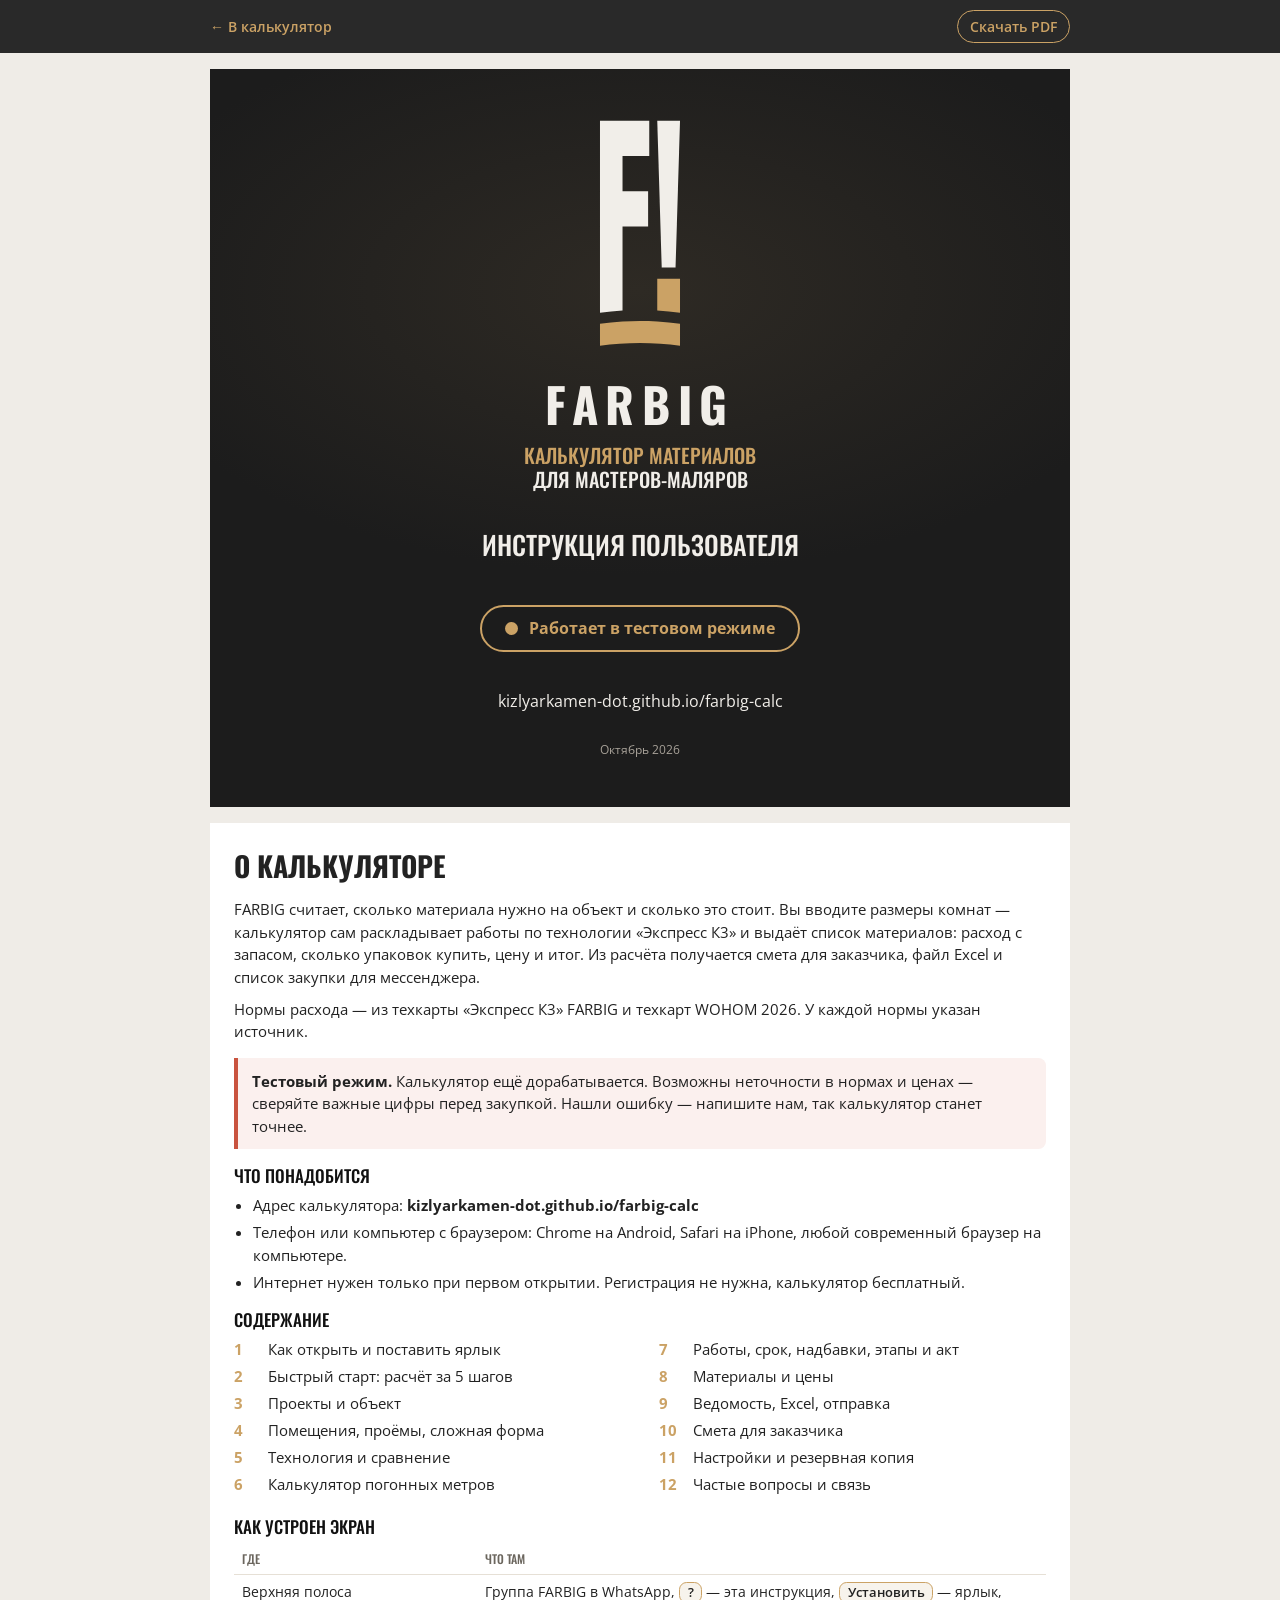
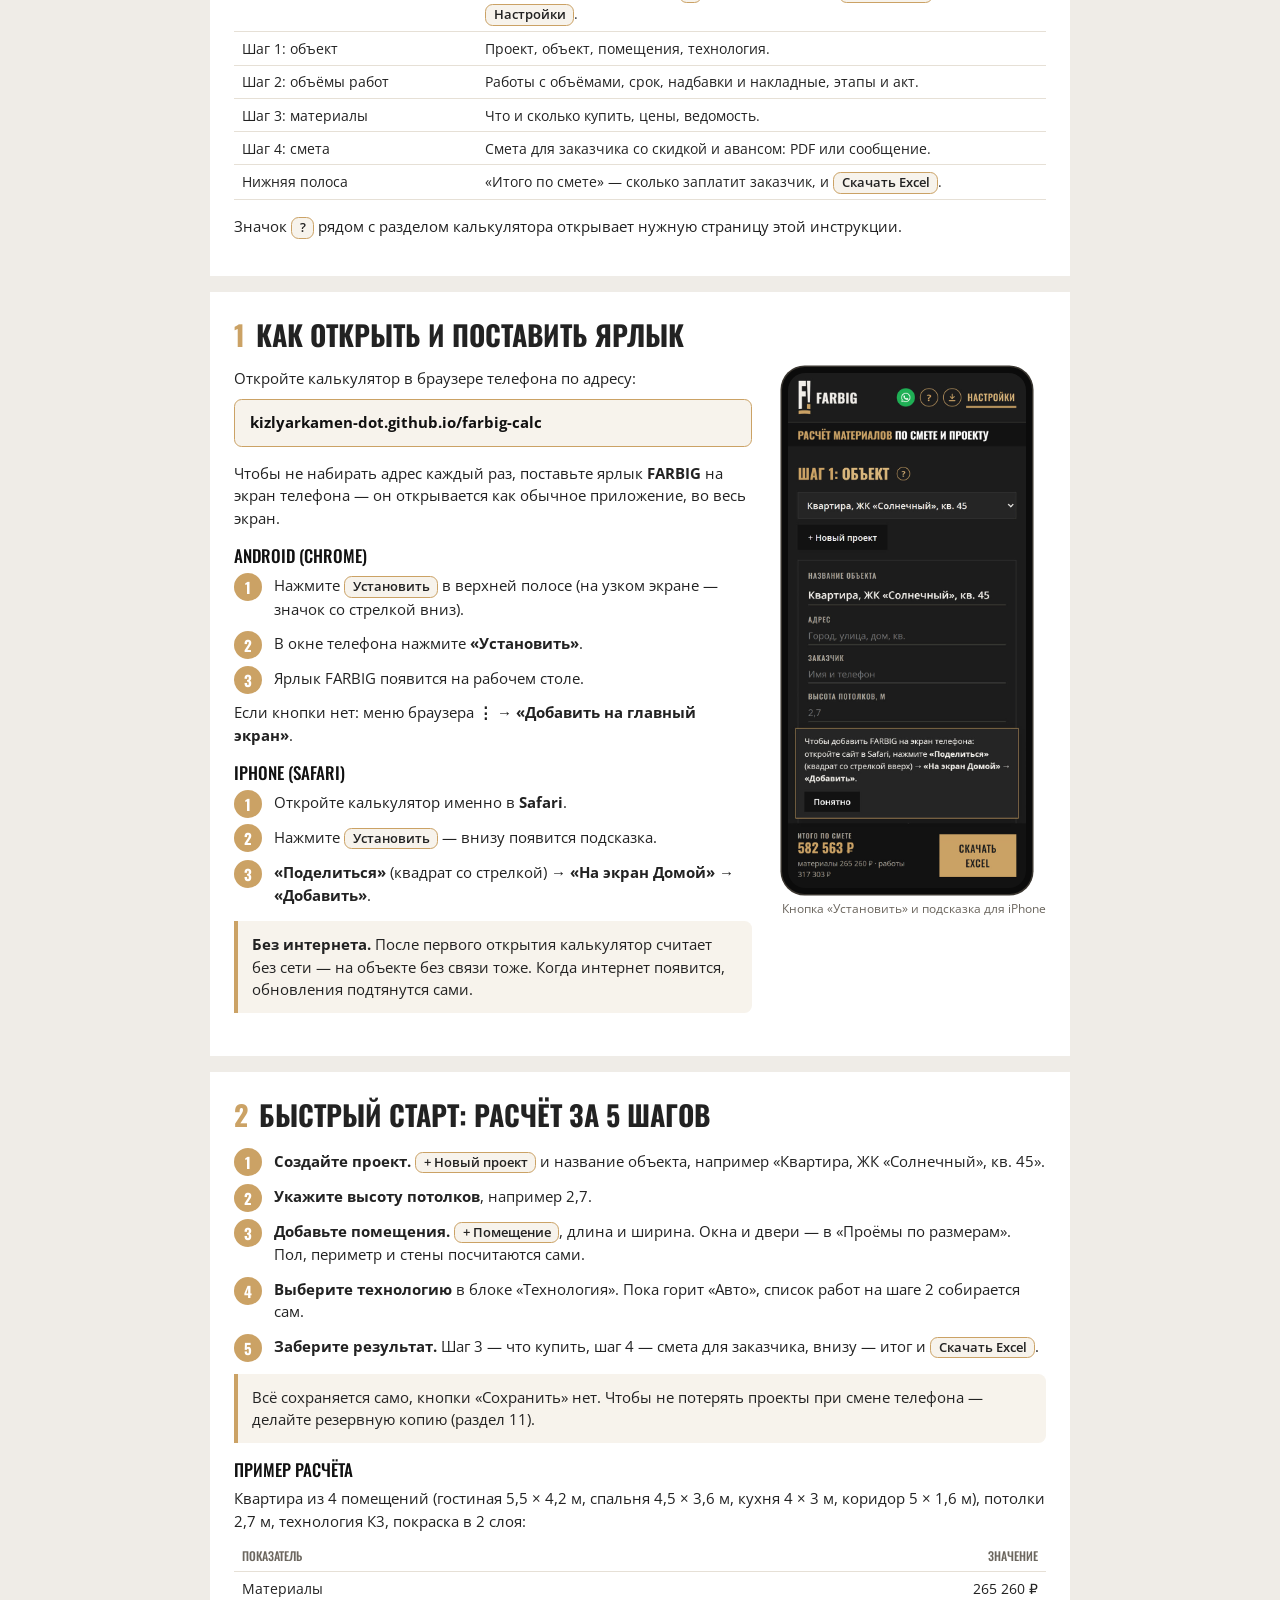
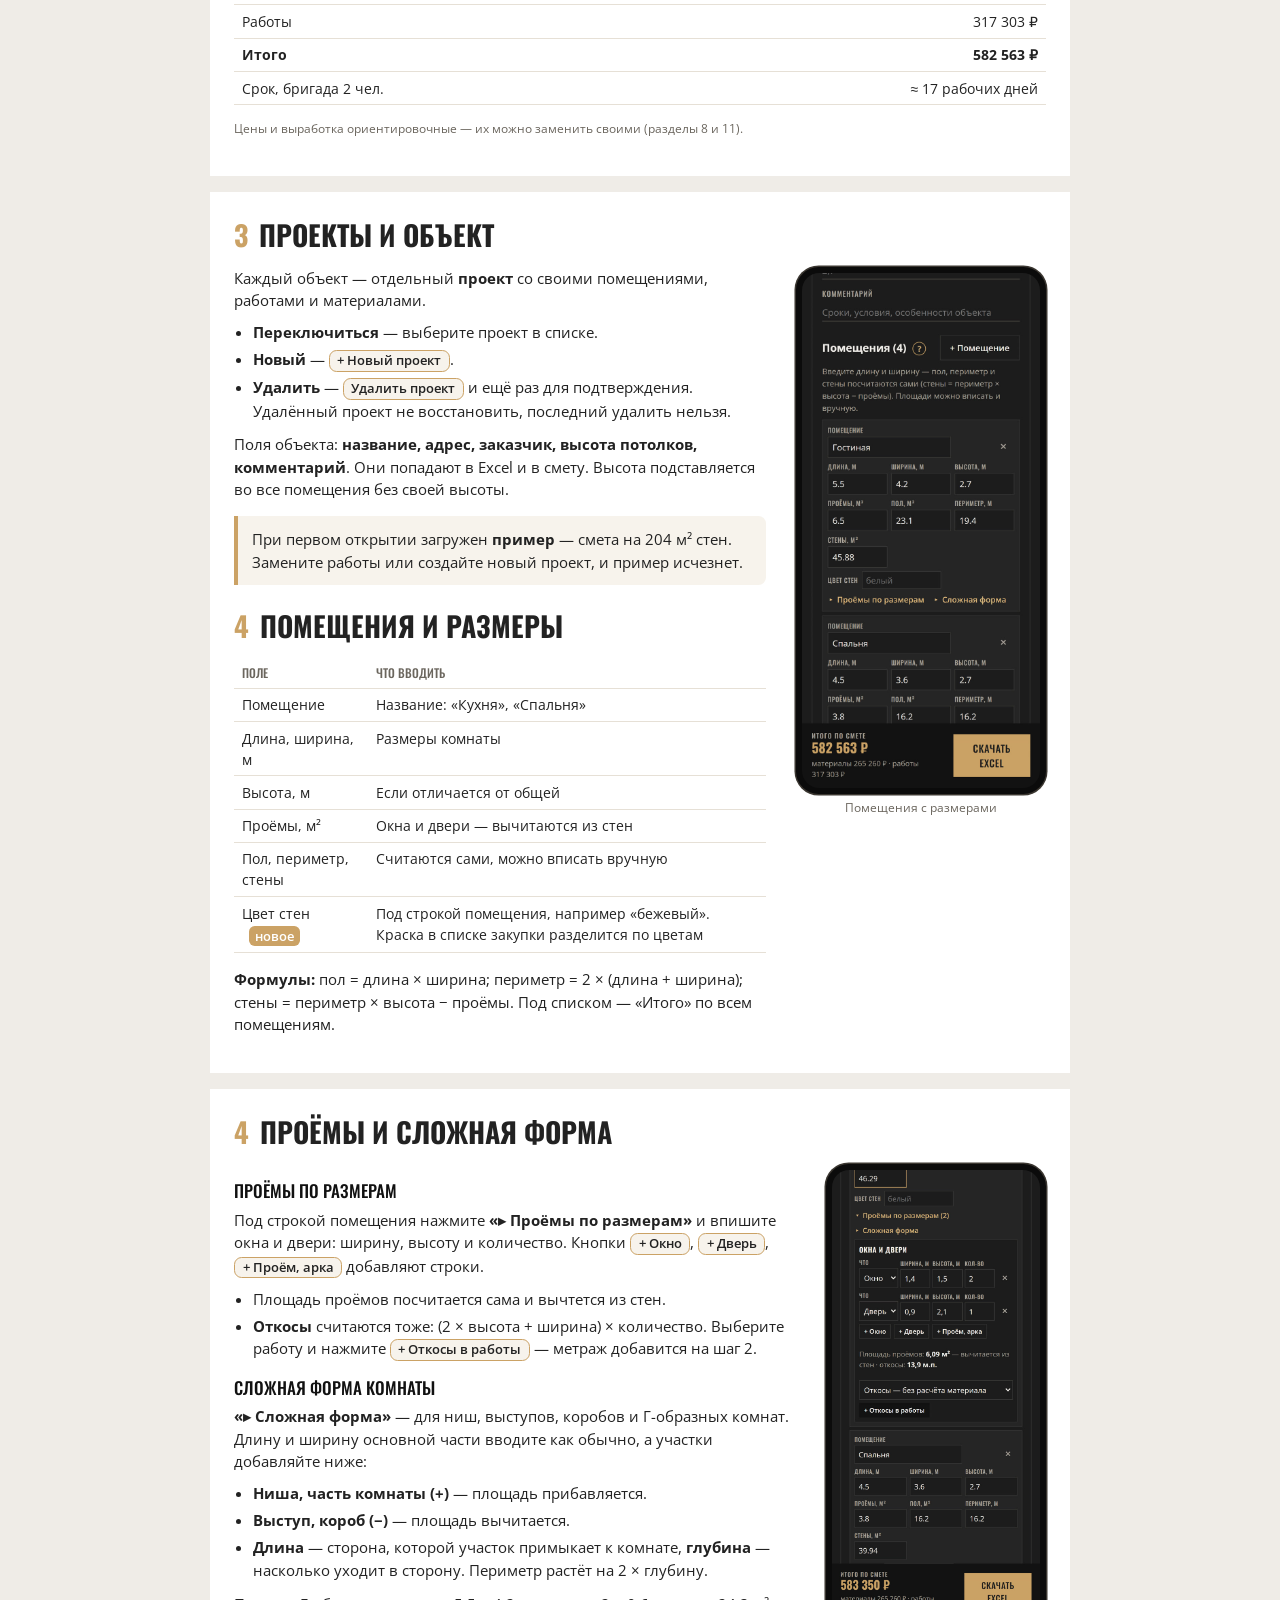
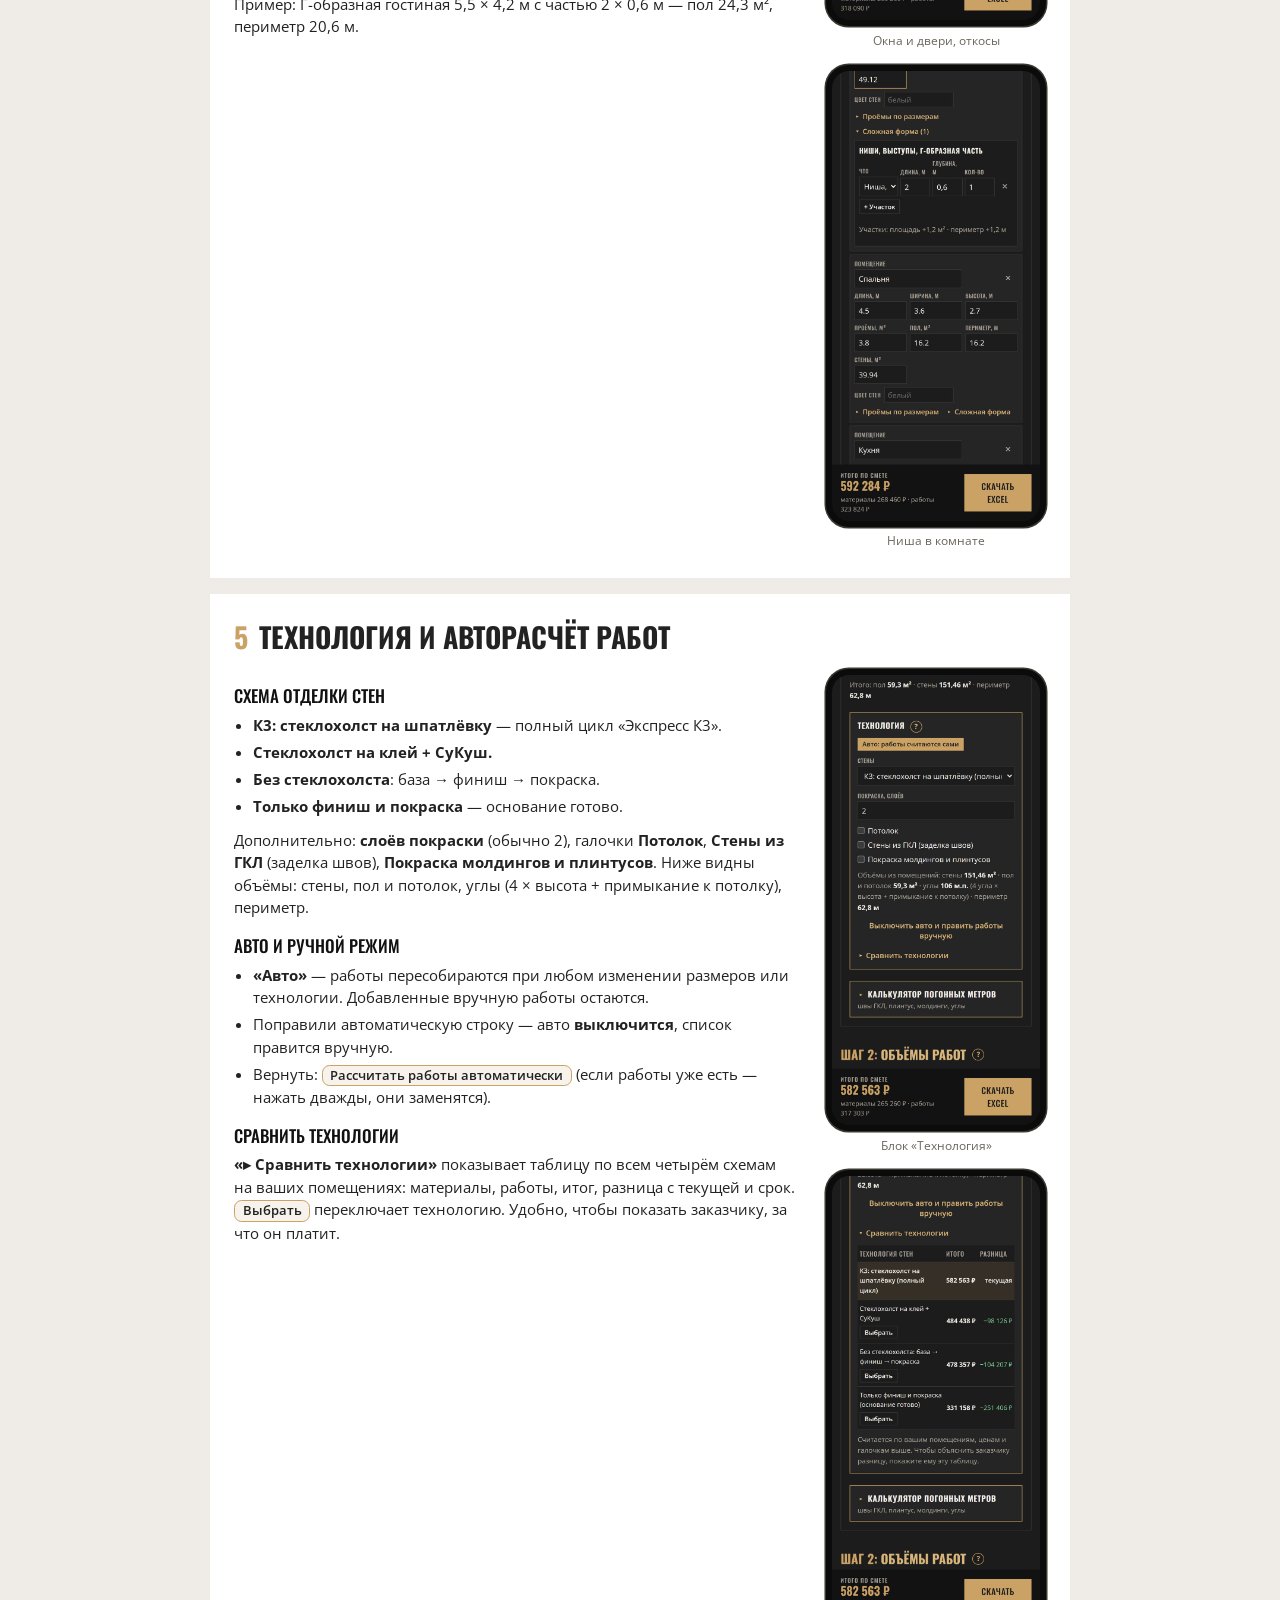
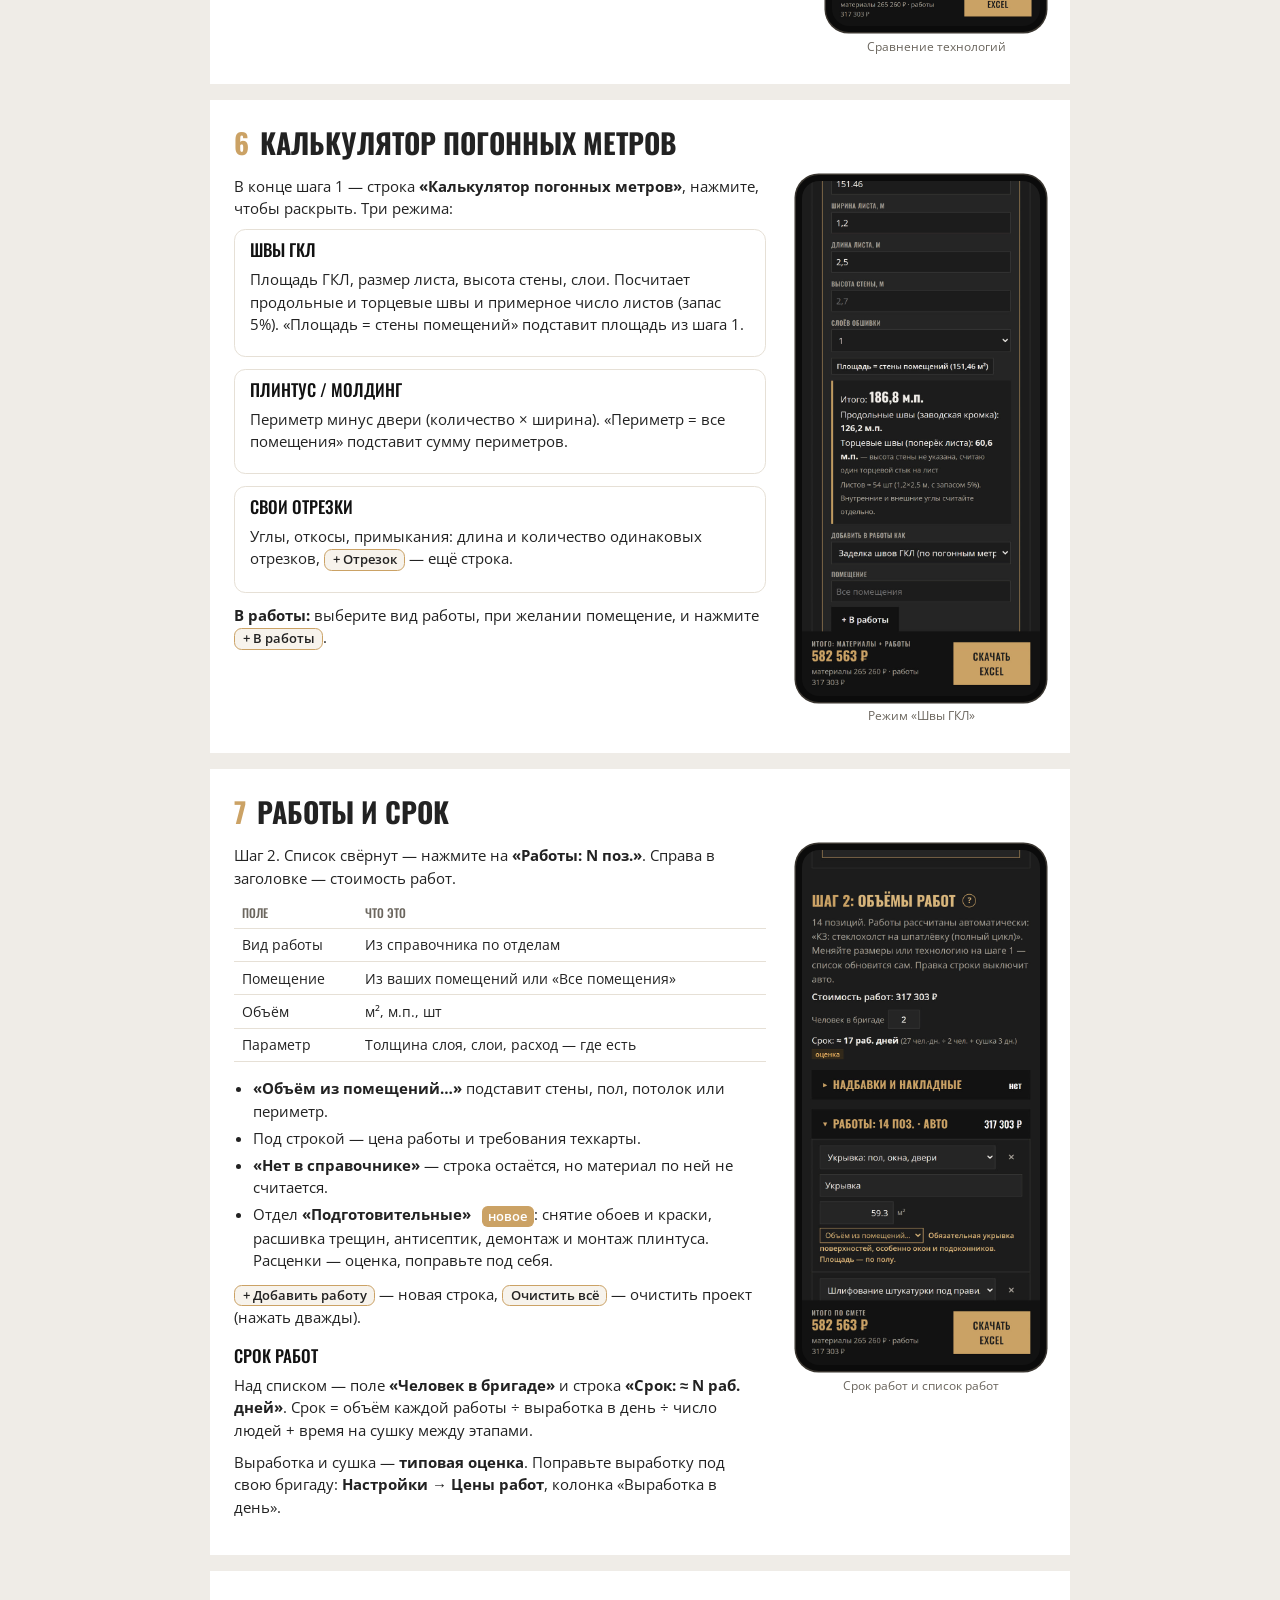
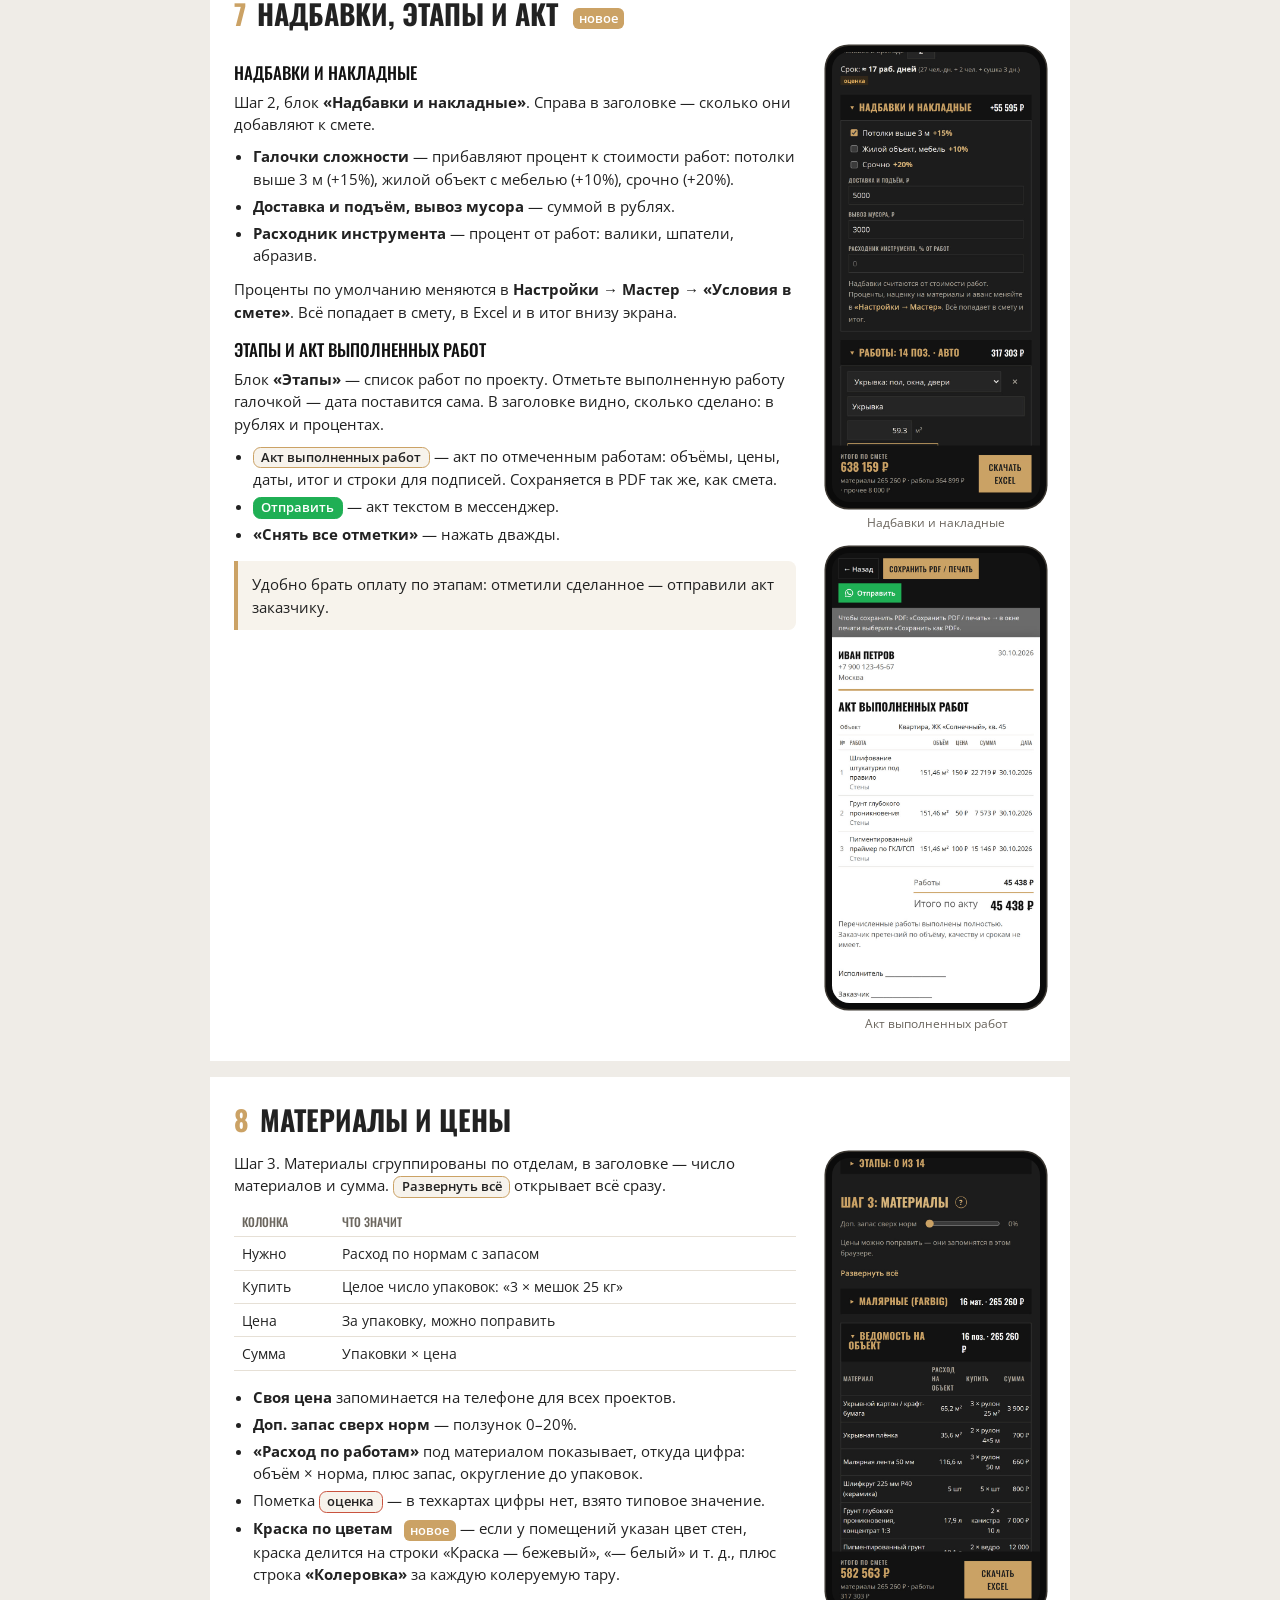
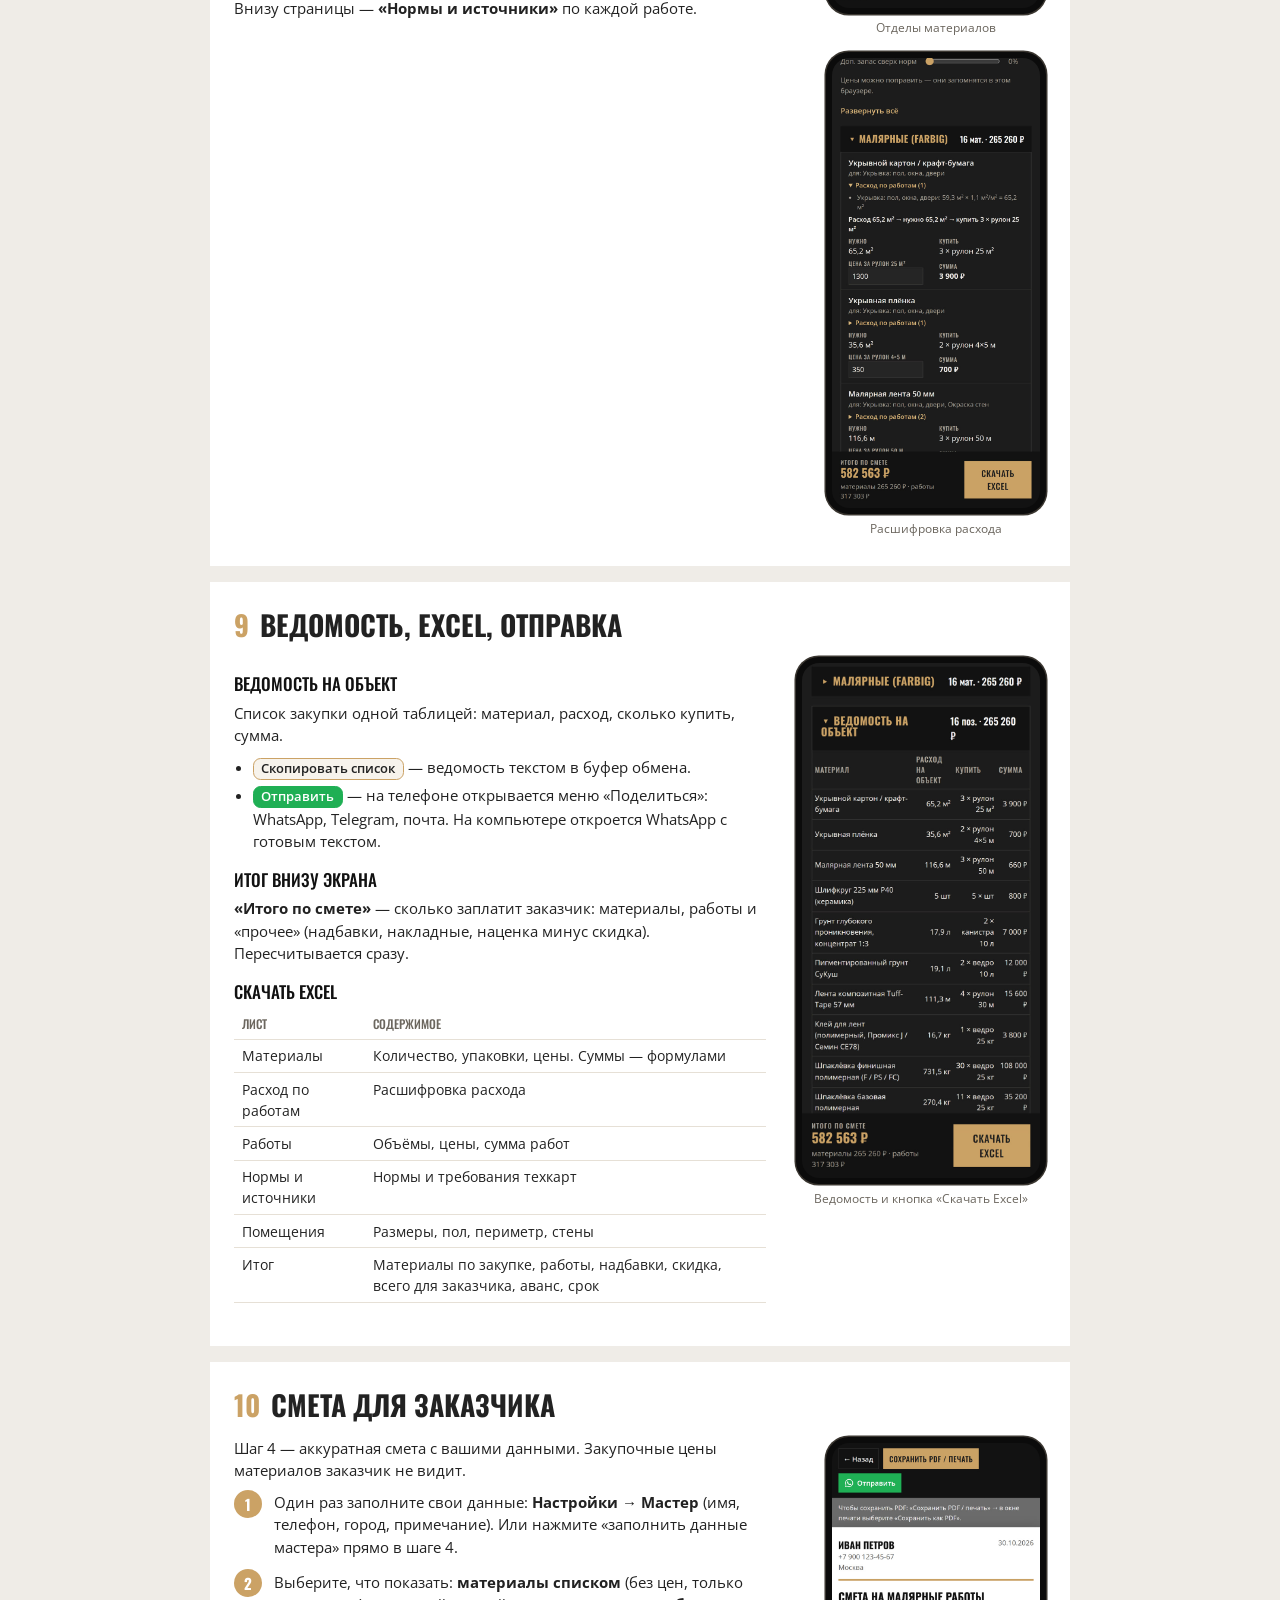
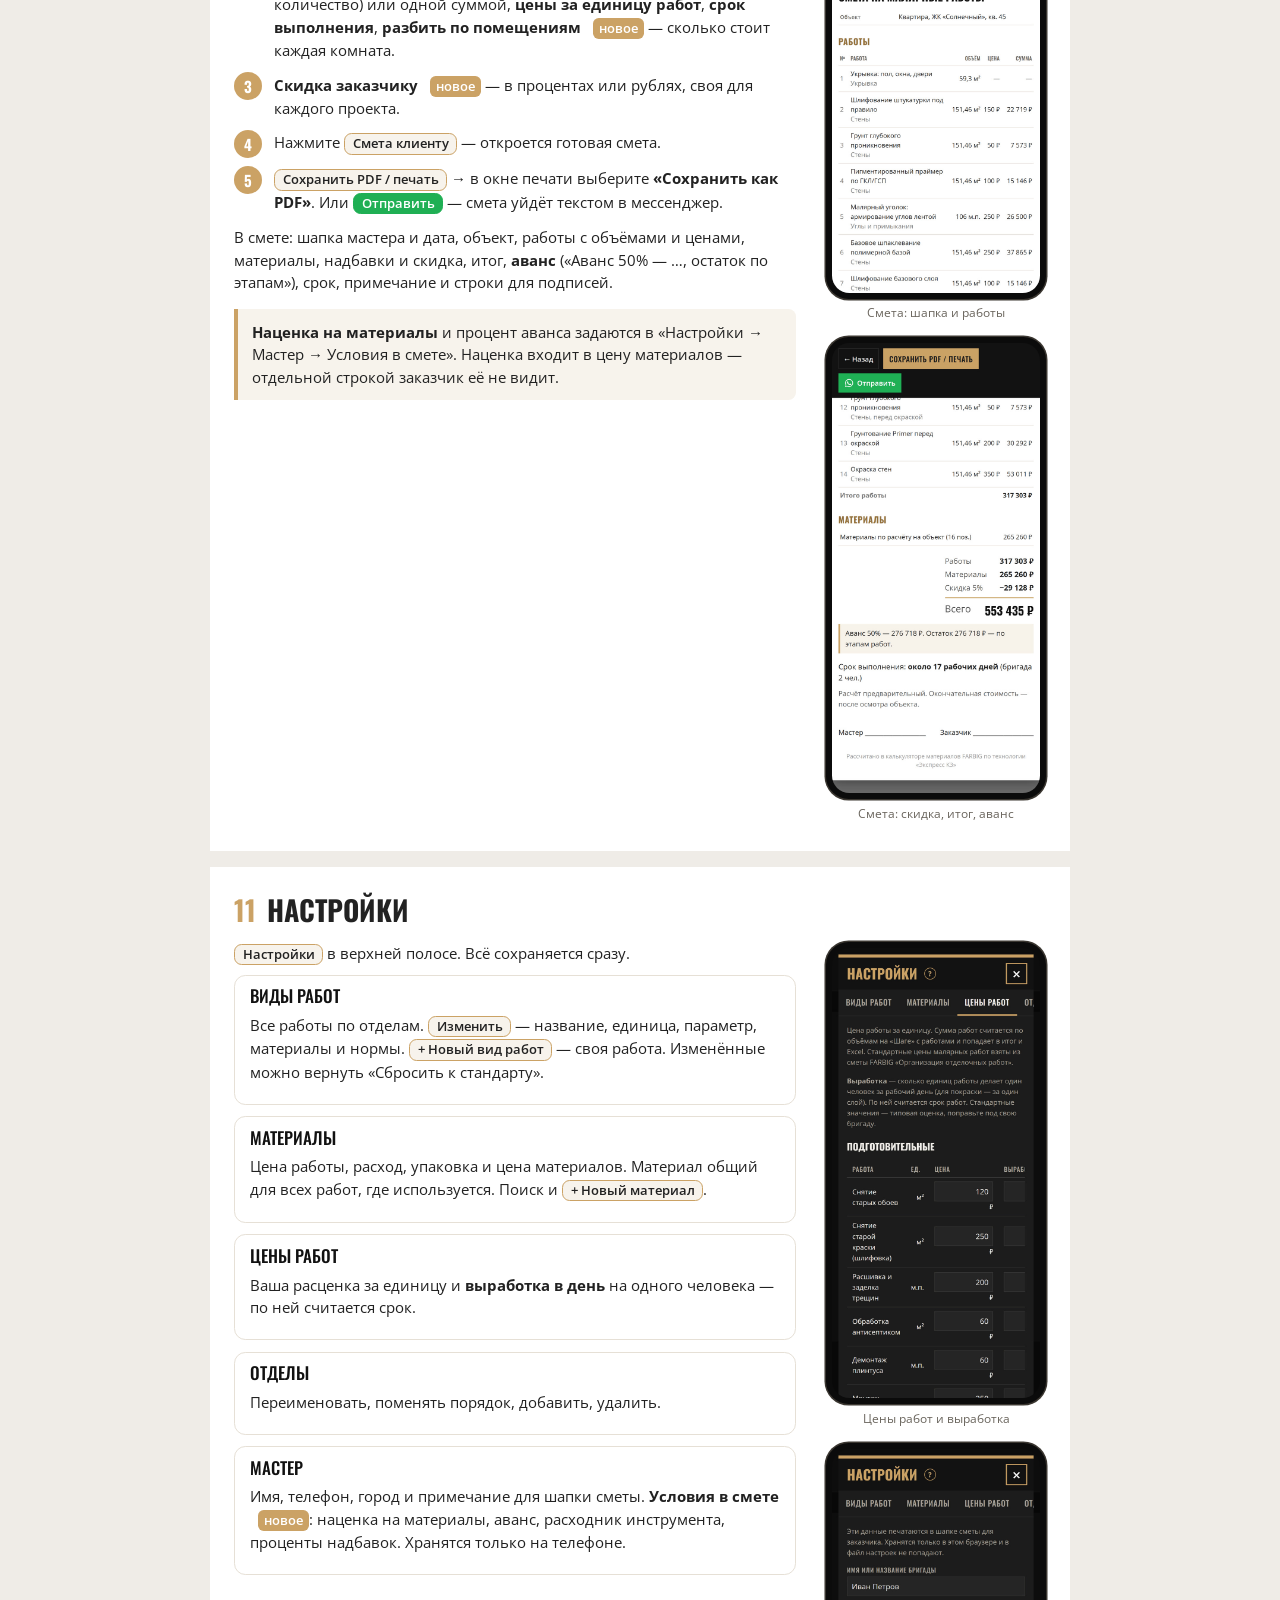
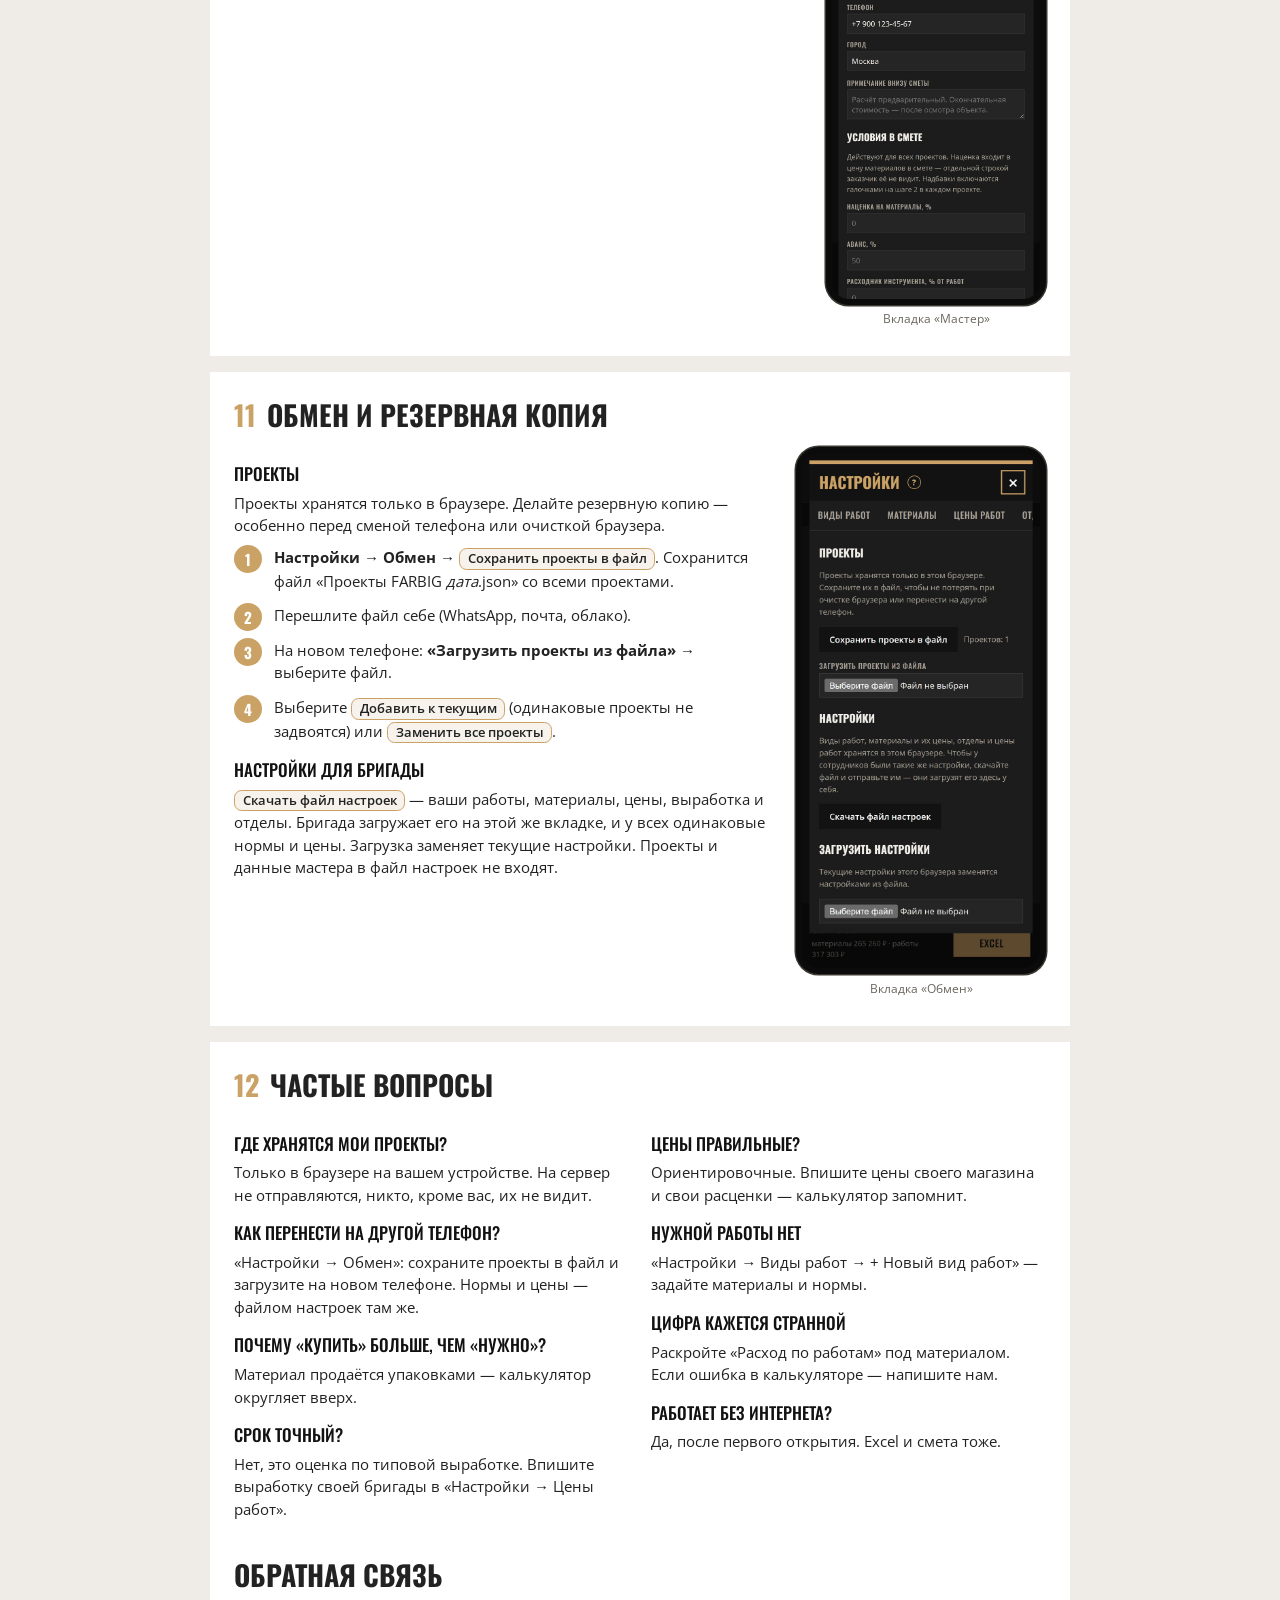
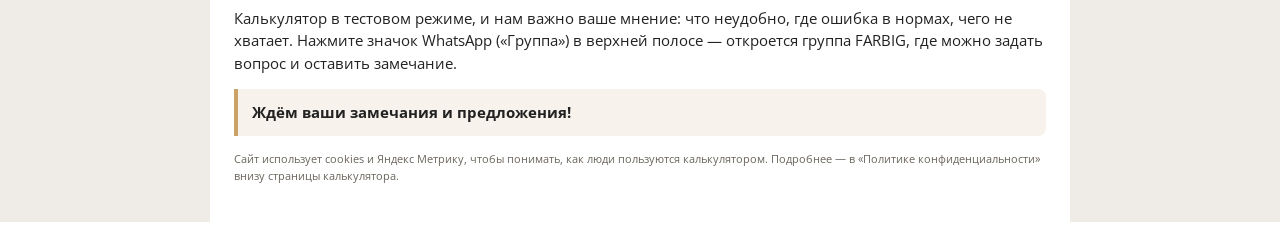
<file: help/index.html>
<!doctype html>
<html lang="ru">
<head>
<meta charset="utf-8">
<meta name="viewport" content="width=device-width,initial-scale=1">
<title>FARBIG — инструкция пользователя</title>
<meta name="theme-color" content="#292929">
<link rel="icon" type="image/png" sizes="192x192" href="../icons/icon-192.png">
<link rel="stylesheet" href="fonts/fonts.css">
<style>
@page{size:A4;margin:0}
:root{--bg:#1C1C1C;--gold:#CBA265;--ink:#222;--muted:#6B665E;--line:#E6E0D6;--soft:#F7F3EC}
*{box-sizing:border-box}
html,body{margin:0;background:#fff;color:var(--ink);font:10.5pt/1.5 "Open Sans",sans-serif;-webkit-print-color-adjust:exact;print-color-adjust:exact}
a{color:#94703A}
.page{width:210mm;height:297mm;padding:16mm 16mm 14mm;position:relative;overflow:hidden;page-break-after:always;break-after:page}
.page:last-child{page-break-after:auto;break-after:auto}
h1,h2,h3{font-family:Oswald,sans-serif;text-transform:uppercase;margin:0;line-height:1.1}
h2{font-size:22pt;font-weight:700;margin-bottom:5mm}
h2 .n{color:var(--gold);margin-right:3mm}
h3{font-size:12.5pt;font-weight:500;margin:4.5mm 0 2mm;color:#111}
p{margin:0 0 2.5mm}
ul,ol{margin:0 0 3mm;padding-left:5mm}
li{margin-bottom:1.2mm}
.btn{display:inline-block;padding:0 2mm;border:1px solid var(--gold);border-radius:2mm;font-weight:600;font-size:9.5pt;white-space:nowrap;background:var(--soft)}
.btn.wa{background:#1FAF54;border-color:#1FAF54;color:#fff}
.new{display:inline-block;margin-left:2mm;padding:0 1.6mm;border-radius:1.5mm;background:var(--gold);color:#fff;font:600 8pt/1.6 "Open Sans",sans-serif;text-transform:none;vertical-align:middle}
.foot{position:absolute;left:16mm;right:16mm;bottom:8mm;display:flex;justify-content:space-between;font-size:8pt;color:var(--muted);border-top:1px solid var(--line);padding-top:2mm}
.row{display:flex;gap:8mm;align-items:flex-start}
.row .txt{flex:1;min-width:0}
.pics{flex:none;display:grid;gap:4mm}
.phone{width:58mm;padding:1.6mm;background:#0B0B0B;border-radius:6mm;box-shadow:0 0 0 .4mm #3A3630}
.phone img{display:block;width:100%;border-radius:4.6mm}
.phone.sm{width:50mm}
.cap{font-size:8pt;color:var(--muted);text-align:center;margin-top:1.5mm}
.note{border-left:1.2mm solid var(--gold);background:var(--soft);padding:3mm 4mm;margin:4mm 0;border-radius:0 2mm 2mm 0}
.note.warn{border-color:#C9533F;background:#FBF0EE}
.steps{counter-reset:s;list-style:none;padding:0}
.steps>li{counter-increment:s;position:relative;padding-left:11mm;margin-bottom:3.2mm}
.steps>li::before{content:counter(s);position:absolute;left:0;top:-.3mm;width:7.5mm;height:7.5mm;border-radius:50%;background:var(--gold);color:#fff;font:700 11pt/7.5mm Oswald,sans-serif;text-align:center}
table{width:100%;border-collapse:collapse;font-size:9.5pt;margin:2mm 0 4mm}
th,td{text-align:left;padding:1.5mm 2mm;border-bottom:1px solid var(--line);vertical-align:top}
th{font-family:Oswald,sans-serif;font-weight:500;text-transform:uppercase;font-size:9pt;color:var(--muted)}
.two{display:grid;grid-template-columns:1fr 1fr;gap:6mm}
.card{border:1px solid var(--line);border-radius:3mm;padding:3mm 4mm;margin-bottom:3mm}
.card h3{margin-top:0}
.cover{background:radial-gradient(ellipse 90% 55% at 50% 30%,#2E2A24 0%,var(--bg) 70%);color:#F1EEE9;display:flex;flex-direction:column;align-items:center;justify-content:center;text-align:center}
.cover svg{width:34mm;height:auto;color:#F1EEE9}
.cover .name{font:700 54pt/1 Oswald,sans-serif;letter-spacing:2mm;margin:8mm 0 4mm}
.cover .sub{font:500 18pt/1.2 Oswald,sans-serif;text-transform:uppercase;color:var(--gold)}
.cover .sub span{color:#F1EEE9}
.cover .doc{margin-top:20mm;font:500 26pt/1.1 Oswald,sans-serif;text-transform:uppercase}
.badge{display:inline-flex;align-items:center;gap:3mm;margin-top:12mm;padding:2.5mm 6mm;border:.6mm solid var(--gold);border-radius:20mm;color:var(--gold);font-weight:700;font-size:12pt}
.badge::before{content:"";width:3.4mm;height:3.4mm;border-radius:50%;background:var(--gold)}
.cover .url-c{margin-top:10mm;font-size:12pt;color:#F1EEE9;text-decoration:none}
.cover .date{position:absolute;bottom:14mm;left:0;right:0;font-size:9pt;color:#A8A299}
.url{margin:1mm 0 4mm;padding:3mm 4mm;border:.5mm solid var(--gold);border-radius:2mm;background:var(--soft);font-weight:700;font-size:11.5pt;word-break:break-all}
.url a{color:#111;text-decoration:none}
.toc{list-style:none;padding:0;columns:2;column-gap:10mm}
.toc li{display:flex;gap:3mm;break-inside:avoid}
.toc li span{color:var(--gold);font-weight:700;width:6mm;flex:none}
.toc a{color:inherit;text-decoration:none}
.webbar{display:none}
/* Экран: та же инструкция как обычная веб-страница */
@media screen{
  html,body{font-size:15px}
  body{background:#EFECE7}
  .webbar{display:flex;position:sticky;top:0;z-index:5;gap:10px;align-items:center;justify-content:space-between;flex-wrap:wrap;padding:10px max(16px,calc(50% - 430px));background:#292929}
  .webbar a{color:#CBA265;font-weight:600;text-decoration:none;font-size:14px}
  .webbar .pdf{border:1.5px solid #CBA265;border-radius:999px;padding:5px 12px}
  .page{width:auto;max-width:860px;height:auto;margin:16px auto;padding:28px 24px;background:#fff;overflow:visible;scroll-margin-top:56px}
  .cover{min-height:70vh;padding:48px 20px;background:radial-gradient(ellipse 90% 55% at 50% 30%,#2E2A24 0%,var(--bg) 70%)}
  .cover .name{font-size:48px}.cover .sub{font-size:20px}.cover .doc{font-size:26px;margin-top:40px}.cover svg{width:90px}
  .cover .date{position:static;margin-top:28px}
  h2{font-size:28px;margin-bottom:16px}h3{font-size:17px;margin:18px 0 8px}
  [id]{scroll-margin-top:60px}
  .foot{display:none}
  .phone{width:250px}.phone.sm{width:220px}
  .cap{font-size:12px}
  .btn,.new{font-size:13px}
  table{font-size:14px}th{font-size:12px}
  .note{padding:12px 14px}
  .steps>li{padding-left:40px}.steps>li::before{width:28px;height:28px;line-height:28px;font-size:15px}
}
@media screen and (max-width:720px){
  .page{padding:22px 16px;margin:10px 0}
  .row{flex-direction:column;gap:16px}
  .pics{justify-self:center;margin:0 auto}
  .two{grid-template-columns:1fr;gap:0}
  .toc{columns:1}
  h2{font-size:24px}
}
</style>
</head>
<body>
<nav class="webbar"><a href="../">← В калькулятор</a><a class="pdf" href="FARBIG-instrukciya.pdf" download>Скачать PDF</a></nav>

<section class="page cover">
  <svg viewBox="1400 450 1200 3100" aria-hidden="true"><g transform="translate(0 4000) scale(1 -1)">
    <path fill="#CBA265" transform="translate(1466.48 500)" d="M763.54 322.9C687.79 327.19 610.86 329.43 532.93 329.43C455 329.43 376.83 327.19 300.55 322.78C197.97 316.84 97.63 307.08 0 293.72L0 .18C169.74 23.82 348.31 36.52 532.93 36.52C717.55 36.52 897 23.76 1067.03 0L1067.03 293.55C968.46 307.08 867.12 316.96 763.54 322.9Z"/>
    <path fill="#CBA265" transform="translate(2230.03 940.58)" d="M303.49 452.11L303.49 0C204.91 13.53 103.570 23.41 0 29.35L0 452.11Z"/>
    <path fill="currentColor" transform="translate(2230.03 1544.38)" d="M59.4 .59L0 1955.62L303.49 1955.62L244.08 0Z"/>
    <path fill="currentColor" transform="translate(1466.48 940.76)" d="M300.55 2088.72L300.55 1618.19L641.68 1618.19L641.68 1147.67L300.55 1147.67L300.55 29.05C197.97 23.11 97.63 13.35 0 0L0 2559.24L656.97 2559.24L656.97 2088.72Z"/>
  </g></svg>
  <div class="name">FARBIG</div>
  <div class="sub">Калькулятор материалов<br><span>для мастеров-маляров</span></div>
  <div class="doc">Инструкция пользователя</div>
  <div class="badge">Работает в тестовом режиме</div>
  <a class="url-c" href="https://kizlyarkamen-dot.github.io/farbig-calc/">kizlyarkamen-dot.github.io/farbig-calc</a>
  <div class="date">Октябрь 2026</div>
</section>

<section class="page" id="s-about">
  <h2>О калькуляторе</h2>
  <p>FARBIG считает, сколько материала нужно на объект и сколько это стоит. Вы вводите размеры комнат — калькулятор сам раскладывает работы по технологии «Экспресс К3» и выдаёт список материалов: расход с запасом, сколько упаковок купить, цену и итог. Из расчёта получается смета для заказчика, файл Excel и список закупки для мессенджера.</p>
  <p>Нормы расхода — из техкарты «Экспресс К3» FARBIG и техкарт WOHOM 2026. У каждой нормы указан источник.</p>
  <div class="note warn"><b>Тестовый режим.</b> Калькулятор ещё дорабатывается. Возможны неточности в нормах и ценах — сверяйте важные цифры перед закупкой. Нашли ошибку — напишите нам, так калькулятор станет точнее.</div>
  <h3>Что понадобится</h3>
  <ul>
    <li>Адрес калькулятора: <b>kizlyarkamen-dot.github.io/farbig-calc</b></li>
    <li>Телефон или компьютер с браузером: Chrome на Android, Safari на iPhone, любой современный браузер на компьютере.</li>
    <li>Интернет нужен только при первом открытии. Регистрация не нужна, калькулятор бесплатный.</li>
  </ul>
  <h3>Содержание</h3>
  <ol class="toc">
    <li><span>1</span><a href="#s-install">Как открыть и поставить ярлык</a></li>
    <li><span>2</span><a href="#s-start">Быстрый старт: расчёт за 5 шагов</a></li>
    <li><span>3</span><a href="#s-proj">Проекты и объект</a></li>
    <li><span>4</span><a href="#s-rooms">Помещения, проёмы, сложная форма</a></li>
    <li><span>5</span><a href="#s-tech">Технология и сравнение</a></li>
    <li><span>6</span><a href="#s-lm">Калькулятор погонных метров</a></li>
    <li><span>7</span><a href="#s-works">Работы, срок, надбавки, этапы и акт</a></li>
    <li><span>8</span><a href="#s-mats">Материалы и цены</a></li>
    <li><span>9</span><a href="#s-vedom">Ведомость, Excel, отправка</a></li>
    <li><span>10</span><a href="#s-est">Смета для заказчика</a></li>
    <li><span>11</span><a href="#s-settings">Настройки и резервная копия</a></li>
    <li><span>12</span><a href="#s-faq">Частые вопросы и связь</a></li>
  </ol>
  <h3>Как устроен экран</h3>
  <table>
    <tr><th style="width:30%">Где</th><th>Что там</th></tr>
    <tr><td>Верхняя полоса</td><td>Группа FARBIG в WhatsApp, <span class="btn">?</span> — эта инструкция, <span class="btn">Установить</span> — ярлык, <span class="btn">Настройки</span>.</td></tr>
    <tr><td>Шаг 1: объект</td><td>Проект, объект, помещения, технология.</td></tr>
    <tr><td>Шаг 2: объёмы работ</td><td>Работы с объёмами, срок, надбавки и накладные, этапы и акт.</td></tr>
    <tr><td>Шаг 3: материалы</td><td>Что и сколько купить, цены, ведомость.</td></tr>
    <tr><td>Шаг 4: смета</td><td>Смета для заказчика со скидкой и авансом: PDF или сообщение.</td></tr>
    <tr><td>Нижняя полоса</td><td>«Итого по смете» — сколько заплатит заказчик, и <span class="btn">Скачать Excel</span>.</td></tr>
  </table>
  <p>Значок <span class="btn">?</span> рядом с разделом калькулятора открывает нужную страницу этой инструкции.</p>
  <div class="foot"><span>FARBIG · Инструкция пользователя</span><span>2</span></div>
</section>

<section class="page" id="s-install">
  <h2><span class="n">1</span>Как открыть и поставить ярлык</h2>
  <div class="row">
    <div class="txt">
      <p>Откройте калькулятор в браузере телефона по адресу:</p>
      <p class="url"><a href="https://kizlyarkamen-dot.github.io/farbig-calc/">kizlyarkamen-dot.github.io/farbig-calc</a></p>
      <p>Чтобы не набирать адрес каждый раз, поставьте ярлык <b>FARBIG</b> на экран телефона — он открывается как обычное приложение, во весь экран.</p>
      <h3>Android (Chrome)</h3>
      <ol class="steps">
        <li>Нажмите <span class="btn">Установить</span> в верхней полосе (на узком экране — значок со стрелкой вниз).</li>
        <li>В окне телефона нажмите <b>«Установить»</b>.</li>
        <li>Ярлык FARBIG появится на рабочем столе.</li>
      </ol>
      <p>Если кнопки нет: меню браузера <b>⋮</b> → <b>«Добавить на главный экран»</b>.</p>
      <h3>iPhone (Safari)</h3>
      <ol class="steps">
        <li>Откройте калькулятор именно в <b>Safari</b>.</li>
        <li>Нажмите <span class="btn">Установить</span> — внизу появится подсказка.</li>
        <li><b>«Поделиться»</b> (квадрат со стрелкой) → <b>«На экран Домой»</b> → <b>«Добавить»</b>.</li>
      </ol>
      <div class="note"><b>Без интернета.</b> После первого открытия калькулятор считает без сети — на объекте без связи тоже. Когда интернет появится, обновления подтянутся сами.</div>
    </div>
    <div class="pics"><div><div class="phone"><img src="img/install.jpg" alt="Верхняя полоса калькулятора и подсказка для iPhone"></div><div class="cap">Кнопка «Установить» и подсказка для iPhone</div></div></div>
  </div>
  <div class="foot"><span>FARBIG · Инструкция пользователя</span><span>3</span></div>
</section>

<section class="page" id="s-start">
  <h2><span class="n">2</span>Быстрый старт: расчёт за 5 шагов</h2>
  <ol class="steps" style="margin-top:5mm">
    <li><b>Создайте проект.</b> <span class="btn">+ Новый проект</span> и название объекта, например «Квартира, ЖК «Солнечный», кв. 45».</li>
    <li><b>Укажите высоту потолков</b>, например 2,7.</li>
    <li><b>Добавьте помещения.</b> <span class="btn">+ Помещение</span>, длина и ширина. Окна и двери — в «Проёмы по размерам». Пол, периметр и стены посчитаются сами.</li>
    <li><b>Выберите технологию</b> в блоке «Технология». Пока горит «Авто», список работ на шаге 2 собирается сам.</li>
    <li><b>Заберите результат.</b> Шаг 3 — что купить, шаг 4 — смета для заказчика, внизу — итог и <span class="btn">Скачать Excel</span>.</li>
  </ol>
  <div class="note">Всё сохраняется само, кнопки «Сохранить» нет. Чтобы не потерять проекты при смене телефона — делайте резервную копию (раздел 11).</div>
  <h3>Пример расчёта</h3>
  <p>Квартира из 4 помещений (гостиная 5,5 × 4,2 м, спальня 4,5 × 3,6 м, кухня 4 × 3 м, коридор 5 × 1,6 м), потолки 2,7 м, технология К3, покраска в 2 слоя:</p>
  <table>
    <tr><th>Показатель</th><th style="text-align:right">Значение</th></tr>
    <tr><td>Материалы</td><td style="text-align:right">265 260 ₽</td></tr>
    <tr><td>Работы</td><td style="text-align:right">317 303 ₽</td></tr>
    <tr><td><b>Итого</b></td><td style="text-align:right"><b>582 563 ₽</b></td></tr>
    <tr><td>Срок, бригада 2 чел.</td><td style="text-align:right">≈ 17 рабочих дней</td></tr>
  </table>
  <p style="color:var(--muted);font-size:9pt">Цены и выработка ориентировочные — их можно заменить своими (разделы 8 и 11).</p>
  <div class="foot"><span>FARBIG · Инструкция пользователя</span><span>4</span></div>
</section>

<section class="page" id="s-proj">
  <h2><span class="n">3</span>Проекты и объект</h2>
  <div class="row">
    <div class="txt">
      <p>Каждый объект — отдельный <b>проект</b> со своими помещениями, работами и материалами.</p>
      <ul>
        <li><b>Переключиться</b> — выберите проект в списке.</li>
        <li><b>Новый</b> — <span class="btn">+ Новый проект</span>.</li>
        <li><b>Удалить</b> — <span class="btn">Удалить проект</span> и ещё раз для подтверждения. Удалённый проект не восстановить, последний удалить нельзя.</li>
      </ul>
      <p>Поля объекта: <b>название, адрес, заказчик, высота потолков, комментарий</b>. Они попадают в Excel и в смету. Высота подставляется во все помещения без своей высоты.</p>
      <div class="note">При первом открытии загружен <b>пример</b> — смета на 204 м² стен. Замените работы или создайте новый проект, и пример исчезнет.</div>
      <h2 id="s-rooms" style="margin-top:7mm"><span class="n">4</span>Помещения и размеры</h2>
      <table>
        <tr><th>Поле</th><th>Что вводить</th></tr>
        <tr><td>Помещение</td><td>Название: «Кухня», «Спальня»</td></tr>
        <tr><td>Длина, ширина, м</td><td>Размеры комнаты</td></tr>
        <tr><td>Высота, м</td><td>Если отличается от общей</td></tr>
        <tr><td>Проёмы, м²</td><td>Окна и двери — вычитаются из стен</td></tr>
        <tr><td>Пол, периметр, стены</td><td>Считаются сами, можно вписать вручную</td></tr>
        <tr><td>Цвет стен <span class="new">новое</span></td><td>Под строкой помещения, например «бежевый». Краска в списке закупки разделится по цветам</td></tr>
      </table>
      <p><b>Формулы:</b> пол = длина × ширина; периметр = 2 × (длина + ширина); стены = периметр × высота − проёмы. Под списком — «Итого» по всем помещениям.</p>
    </div>
    <div class="pics"><div><div class="phone"><img src="img/rooms.jpg" alt="Помещения с размерами"></div><div class="cap">Помещения с размерами</div></div></div>
  </div>
  <div class="foot"><span>FARBIG · Инструкция пользователя</span><span>5</span></div>
</section>

<section class="page" id="s-ops">
  <h2><span class="n">4</span>Проёмы и сложная форма</h2>
  <div class="row">
    <div class="txt">
      <h3>Проёмы по размерам</h3>
      <p>Под строкой помещения нажмите <b>«▸ Проёмы по размерам»</b> и впишите окна и двери: ширину, высоту и количество. Кнопки <span class="btn">+ Окно</span>, <span class="btn">+ Дверь</span>, <span class="btn">+ Проём, арка</span> добавляют строки.</p>
      <ul>
        <li>Площадь проёмов посчитается сама и вычтется из стен.</li>
        <li><b>Откосы</b> считаются тоже: (2 × высота + ширина) × количество. Выберите работу и нажмите <span class="btn">+ Откосы в работы</span> — метраж добавится на шаг 2.</li>
      </ul>
      <h3>Сложная форма комнаты</h3>
      <p><b>«▸ Сложная форма»</b> — для ниш, выступов, коробов и Г-образных комнат. Длину и ширину основной части вводите как обычно, а участки добавляйте ниже:</p>
      <ul>
        <li><b>Ниша, часть комнаты (+)</b> — площадь прибавляется.</li>
        <li><b>Выступ, короб (−)</b> — площадь вычитается.</li>
        <li><b>Длина</b> — сторона, которой участок примыкает к комнате, <b>глубина</b> — насколько уходит в сторону. Периметр растёт на 2 × глубину.</li>
      </ul>
      <p>Пример: Г-образная гостиная 5,5 × 4,2 м с частью 2 × 0,6 м — пол 24,3 м², периметр 20,6 м.</p>
    </div>
    <div class="pics">
      <div><div class="phone sm"><img src="img/ops.jpg" alt="Окна и двери по размерам"></div><div class="cap">Окна и двери, откосы</div></div>
      <div><div class="phone sm"><img src="img/segs.jpg" alt="Участки комнаты"></div><div class="cap">Ниша в комнате</div></div>
    </div>
  </div>
  <div class="foot"><span>FARBIG · Инструкция пользователя</span><span>6</span></div>
</section>

<section class="page" id="s-tech">
  <h2><span class="n">5</span>Технология и авторасчёт работ</h2>
  <div class="row">
    <div class="txt">
      <h3>Схема отделки стен</h3>
      <ul>
        <li><b>К3: стеклохолст на шпатлёвку</b> — полный цикл «Экспресс К3».</li>
        <li><b>Стеклохолст на клей + СуКуш.</b></li>
        <li><b>Без стеклохолста</b>: база → финиш → покраска.</li>
        <li><b>Только финиш и покраска</b> — основание готово.</li>
      </ul>
      <p>Дополнительно: <b>слоёв покраски</b> (обычно 2), галочки <b>Потолок</b>, <b>Стены из ГКЛ</b> (заделка швов), <b>Покраска молдингов и плинтусов</b>. Ниже видны объёмы: стены, пол и потолок, углы (4 × высота + примыкание к потолку), периметр.</p>
      <h3>Авто и ручной режим</h3>
      <ul>
        <li><b>«Авто»</b> — работы пересобираются при любом изменении размеров или технологии. Добавленные вручную работы остаются.</li>
        <li>Поправили автоматическую строку — авто <b>выключится</b>, список правится вручную.</li>
        <li>Вернуть: <span class="btn">Рассчитать работы автоматически</span> (если работы уже есть — нажать дважды, они заменятся).</li>
      </ul>
      <h3 id="s-cmp">Сравнить технологии</h3>
      <p><b>«▸ Сравнить технологии»</b> показывает таблицу по всем четырём схемам на ваших помещениях: материалы, работы, итог, разница с текущей и срок. <span class="btn">Выбрать</span> переключает технологию. Удобно, чтобы показать заказчику, за что он платит.</p>
    </div>
    <div class="pics">
      <div><div class="phone sm"><img src="img/tech.jpg" alt="Блок Технология"></div><div class="cap">Блок «Технология»</div></div>
      <div><div class="phone sm"><img src="img/cmp.jpg" alt="Сравнение технологий"></div><div class="cap">Сравнение технологий</div></div>
    </div>
  </div>
  <div class="foot"><span>FARBIG · Инструкция пользователя</span><span>7</span></div>
</section>

<section class="page" id="s-lm">
  <h2><span class="n">6</span>Калькулятор погонных метров</h2>
  <div class="row">
    <div class="txt">
      <p>В конце шага 1 — строка <b>«Калькулятор погонных метров»</b>, нажмите, чтобы раскрыть. Три режима:</p>
      <div class="card"><h3>Швы ГКЛ</h3><p>Площадь ГКЛ, размер листа, высота стены, слои. Посчитает продольные и торцевые швы и примерное число листов (запас 5%). «Площадь = стены помещений» подставит площадь из шага 1.</p></div>
      <div class="card"><h3>Плинтус / молдинг</h3><p>Периметр минус двери (количество × ширина). «Периметр = все помещения» подставит сумму периметров.</p></div>
      <div class="card"><h3>Свои отрезки</h3><p>Углы, откосы, примыкания: длина и количество одинаковых отрезков, <span class="btn">+ Отрезок</span> — ещё строка.</p></div>
      <p><b>В работы:</b> выберите вид работы, при желании помещение, и нажмите <span class="btn">+ В работы</span>.</p>
    </div>
    <div class="pics"><div><div class="phone"><img src="img/lm.jpg" alt="Калькулятор погонных метров"></div><div class="cap">Режим «Швы ГКЛ»</div></div></div>
  </div>
  <div class="foot"><span>FARBIG · Инструкция пользователя</span><span>8</span></div>
</section>

<section class="page" id="s-works">
  <h2><span class="n">7</span>Работы и срок</h2>
  <div class="row">
    <div class="txt">
      <p>Шаг 2. Список свёрнут — нажмите на <b>«Работы: N поз.»</b>. Справа в заголовке — стоимость работ.</p>
      <table>
        <tr><th>Поле</th><th>Что это</th></tr>
        <tr><td>Вид работы</td><td>Из справочника по отделам</td></tr>
        <tr><td>Помещение</td><td>Из ваших помещений или «Все помещения»</td></tr>
        <tr><td>Объём</td><td>м², м.п., шт</td></tr>
        <tr><td>Параметр</td><td>Толщина слоя, слои, расход — где есть</td></tr>
      </table>
      <ul>
        <li><b>«Объём из помещений…»</b> подставит стены, пол, потолок или периметр.</li>
        <li>Под строкой — цена работы и требования техкарты.</li>
        <li><b>«Нет в справочнике»</b> — строка остаётся, но материал по ней не считается.</li>
        <li>Отдел <b>«Подготовительные»</b> <span class="new">новое</span>: снятие обоев и краски, расшивка трещин, антисептик, демонтаж и монтаж плинтуса. Расценки — оценка, поправьте под себя.</li>
      </ul>
      <p><span class="btn">+ Добавить работу</span> — новая строка, <span class="btn">Очистить всё</span> — очистить проект (нажать дважды).</p>
      <h3 id="s-term">Срок работ</h3>
      <p>Над списком — поле <b>«Человек в бригаде»</b> и строка <b>«Срок: ≈ N раб. дней»</b>. Срок = объём каждой работы ÷ выработка в день ÷ число людей + время на сушку между этапами.</p>
      <p>Выработка и сушка — <b>типовая оценка</b>. Поправьте выработку под свою бригаду: <b>Настройки → Цены работ</b>, колонка «Выработка в день».</p>
    </div>
    <div class="pics"><div><div class="phone"><img src="img/works.jpg" alt="Работы и срок"></div><div class="cap">Срок работ и список работ</div></div></div>
  </div>
  <div class="foot"><span>FARBIG · Инструкция пользователя</span><span>9</span></div>
</section>

<section class="page" id="s-extras">
  <h2><span class="n">7</span>Надбавки, этапы и акт <span class="new">новое</span></h2>
  <div class="row">
    <div class="txt">
      <h3>Надбавки и накладные</h3>
      <p>Шаг 2, блок <b>«Надбавки и накладные»</b>. Справа в заголовке — сколько они добавляют к смете.</p>
      <ul>
        <li><b>Галочки сложности</b> — прибавляют процент к стоимости работ: потолки выше 3 м (+15%), жилой объект с мебелью (+10%), срочно (+20%).</li>
        <li><b>Доставка и подъём, вывоз мусора</b> — суммой в рублях.</li>
        <li><b>Расходник инструмента</b> — процент от работ: валики, шпатели, абразив.</li>
      </ul>
      <p>Проценты по умолчанию меняются в <b>Настройки → Мастер → «Условия в смете»</b>. Всё попадает в смету, в Excel и в итог внизу экрана.</p>
      <h3>Этапы и акт выполненных работ</h3>
      <p>Блок <b>«Этапы»</b> — список работ по проекту. Отметьте выполненную работу галочкой — дата поставится сама. В заголовке видно, сколько сделано: в рублях и процентах.</p>
      <ul>
        <li><span class="btn">Акт выполненных работ</span> — акт по отмеченным работам: объёмы, цены, даты, итог и строки для подписей. Сохраняется в PDF так же, как смета.</li>
        <li><span class="btn wa">Отправить</span> — акт текстом в мессенджер.</li>
        <li><b>«Снять все отметки»</b> — нажать дважды.</li>
      </ul>
      <div class="note">Удобно брать оплату по этапам: отметили сделанное — отправили акт заказчику.</div>
    </div>
    <div class="pics">
      <div><div class="phone sm"><img src="img/extras.jpg" alt="Надбавки и накладные"></div><div class="cap">Надбавки и накладные</div></div>
      <div><div class="phone sm"><img src="img/act.jpg" alt="Акт выполненных работ"></div><div class="cap">Акт выполненных работ</div></div>
    </div>
  </div>
  <div class="foot"><span>FARBIG · Инструкция пользователя</span><span>10</span></div>
</section>

<section class="page" id="s-mats">
  <h2><span class="n">8</span>Материалы и цены</h2>
  <div class="row">
    <div class="txt">
      <p>Шаг 3. Материалы сгруппированы по отделам, в заголовке — число материалов и сумма. <span class="btn">Развернуть всё</span> открывает всё сразу.</p>
      <table>
        <tr><th>Колонка</th><th>Что значит</th></tr>
        <tr><td>Нужно</td><td>Расход по нормам с запасом</td></tr>
        <tr><td>Купить</td><td>Целое число упаковок: «3 × мешок 25 кг»</td></tr>
        <tr><td>Цена</td><td>За упаковку, можно поправить</td></tr>
        <tr><td>Сумма</td><td>Упаковки × цена</td></tr>
      </table>
      <ul>
        <li><b>Своя цена</b> запоминается на телефоне для всех проектов.</li>
        <li><b>Доп. запас сверх норм</b> — ползунок 0–20%.</li>
        <li><b>«Расход по работам»</b> под материалом показывает, откуда цифра: объём × норма, плюс запас, округление до упаковок.</li>
        <li>Пометка <span class="btn" style="border-color:#C9533F">оценка</span> — в техкартах цифры нет, взято типовое значение.</li>
        <li><b>Краска по цветам</b> <span class="new">новое</span> — если у помещений указан цвет стен, краска делится на строки «Краска — бежевый», «— белый» и т. д., плюс строка <b>«Колеровка»</b> за каждую колеруемую тару.</li>
      </ul>
      <p>Внизу страницы — <b>«Нормы и источники»</b> по каждой работе.</p>
    </div>
    <div class="pics">
      <div><div class="phone sm"><img src="img/mats.jpg" alt="Материалы"></div><div class="cap">Отделы материалов</div></div>
      <div><div class="phone sm"><img src="img/use.jpg" alt="Расход по работам"></div><div class="cap">Расшифровка расхода</div></div>
    </div>
  </div>
  <div class="foot"><span>FARBIG · Инструкция пользователя</span><span>11</span></div>
</section>

<section class="page" id="s-vedom">
  <h2><span class="n">9</span>Ведомость, Excel, отправка</h2>
  <div class="row">
    <div class="txt">
      <h3>Ведомость на объект</h3>
      <p>Список закупки одной таблицей: материал, расход, сколько купить, сумма.</p>
      <ul>
        <li><span class="btn">Скопировать список</span> — ведомость текстом в буфер обмена.</li>
        <li><span class="btn wa">Отправить</span> — на телефоне открывается меню «Поделиться»: WhatsApp, Telegram, почта. На компьютере откроется WhatsApp с готовым текстом.</li>
      </ul>
      <h3>Итог внизу экрана</h3>
      <p><b>«Итого по смете»</b> — сколько заплатит заказчик: материалы, работы и «прочее» (надбавки, накладные, наценка минус скидка). Пересчитывается сразу.</p>
      <h3>Скачать Excel</h3>
      <table>
        <tr><th>Лист</th><th>Содержимое</th></tr>
        <tr><td>Материалы</td><td>Количество, упаковки, цены. Суммы — формулами</td></tr>
        <tr><td>Расход по работам</td><td>Расшифровка расхода</td></tr>
        <tr><td>Работы</td><td>Объёмы, цены, сумма работ</td></tr>
        <tr><td>Нормы и источники</td><td>Нормы и требования техкарт</td></tr>
        <tr><td>Помещения</td><td>Размеры, пол, периметр, стены</td></tr>
        <tr><td>Итог</td><td>Материалы по закупке, работы, надбавки, скидка, всего для заказчика, аванс, срок</td></tr>
      </table>
    </div>
    <div class="pics"><div><div class="phone"><img src="img/vedom.jpg" alt="Ведомость"></div><div class="cap">Ведомость и кнопка «Скачать Excel»</div></div></div>
  </div>
  <div class="foot"><span>FARBIG · Инструкция пользователя</span><span>12</span></div>
</section>

<section class="page" id="s-est">
  <h2><span class="n">10</span>Смета для заказчика</h2>
  <div class="row">
    <div class="txt">
      <p>Шаг 4 — аккуратная смета с вашими данными. Закупочные цены материалов заказчик не видит.</p>
      <ol class="steps">
        <li>Один раз заполните свои данные: <b>Настройки → Мастер</b> (имя, телефон, город, примечание). Или нажмите «заполнить данные мастера» прямо в шаге 4.</li>
        <li>Выберите, что показать: <b>материалы списком</b> (без цен, только количество) или одной суммой, <b>цены за единицу работ</b>, <b>срок выполнения</b>, <b>разбить по помещениям</b> <span class="new">новое</span> — сколько стоит каждая комната.</li>
        <li><b>Скидка заказчику</b> <span class="new">новое</span> — в процентах или рублях, своя для каждого проекта.</li>
        <li>Нажмите <span class="btn">Смета клиенту</span> — откроется готовая смета.</li>
        <li><span class="btn">Сохранить PDF / печать</span> → в окне печати выберите <b>«Сохранить как PDF»</b>. Или <span class="btn wa">Отправить</span> — смета уйдёт текстом в мессенджер.</li>
      </ol>
      <p>В смете: шапка мастера и дата, объект, работы с объёмами и ценами, материалы, надбавки и скидка, итог, <b>аванс</b> («Аванс 50% — …, остаток по этапам»), срок, примечание и строки для подписей.</p>
      <div class="note"><b>Наценка на материалы</b> и процент аванса задаются в «Настройки → Мастер → Условия в смете». Наценка входит в цену материалов — отдельной строкой заказчик её не видит.</div>
    </div>
    <div class="pics">
      <div><div class="phone sm"><img src="img/est.jpg" alt="Смета, начало"></div><div class="cap">Смета: шапка и работы</div></div>
      <div><div class="phone sm"><img src="img/est2.jpg" alt="Смета, итог"></div><div class="cap">Смета: скидка, итог, аванс</div></div>
    </div>
  </div>
  <div class="foot"><span>FARBIG · Инструкция пользователя</span><span>13</span></div>
</section>

<section class="page" id="s-settings">
  <h2><span class="n">11</span>Настройки</h2>
  <div class="row">
    <div class="txt">
      <p><span class="btn">Настройки</span> в верхней полосе. Всё сохраняется сразу.</p>
      <div class="card"><h3>Виды работ</h3><p>Все работы по отделам. <span class="btn">Изменить</span> — название, единица, параметр, материалы и нормы. <span class="btn">+ Новый вид работ</span> — своя работа. Изменённые можно вернуть «Сбросить к стандарту».</p></div>
      <div class="card"><h3>Материалы</h3><p>Цена работы, расход, упаковка и цена материалов. Материал общий для всех работ, где используется. Поиск и <span class="btn">+ Новый материал</span>.</p></div>
      <div class="card"><h3>Цены работ</h3><p>Ваша расценка за единицу и <b>выработка в день</b> на одного человека — по ней считается срок.</p></div>
      <div class="card"><h3>Отделы</h3><p>Переименовать, поменять порядок, добавить, удалить.</p></div>
      <div class="card"><h3>Мастер</h3><p>Имя, телефон, город и примечание для шапки сметы. <b>Условия в смете</b> <span class="new">новое</span>: наценка на материалы, аванс, расходник инструмента, проценты надбавок. Хранятся только на телефоне.</p></div>
    </div>
    <div class="pics">
      <div><div class="phone sm"><img src="img/set-labor.jpg" alt="Цены работ и выработка"></div><div class="cap">Цены работ и выработка</div></div>
      <div><div class="phone sm"><img src="img/set-master.jpg" alt="Данные мастера"></div><div class="cap">Вкладка «Мастер»</div></div>
    </div>
  </div>
  <div class="foot"><span>FARBIG · Инструкция пользователя</span><span>14</span></div>
</section>

<section class="page" id="s-backup">
  <h2><span class="n">11</span>Обмен и резервная копия</h2>
  <div class="row">
    <div class="txt">
      <h3>Проекты</h3>
      <p>Проекты хранятся только в браузере. Делайте резервную копию — особенно перед сменой телефона или очисткой браузера.</p>
      <ol class="steps">
        <li><b>Настройки → Обмен → <span class="btn">Сохранить проекты в файл</span></b>. Сохранится файл «Проекты FARBIG <i>дата</i>.json» со всеми проектами.</li>
        <li>Перешлите файл себе (WhatsApp, почта, облако).</li>
        <li>На новом телефоне: <b>«Загрузить проекты из файла»</b> → выберите файл.</li>
        <li>Выберите <span class="btn">Добавить к текущим</span> (одинаковые проекты не задвоятся) или <span class="btn">Заменить все проекты</span>.</li>
      </ol>
      <h3>Настройки для бригады</h3>
      <p><span class="btn">Скачать файл настроек</span> — ваши работы, материалы, цены, выработка и отделы. Бригада загружает его на этой же вкладке, и у всех одинаковые нормы и цены. Загрузка заменяет текущие настройки. Проекты и данные мастера в файл настроек не входят.</p>
    </div>
    <div class="pics"><div><div class="phone"><img src="img/set-share.jpg" alt="Вкладка Обмен"></div><div class="cap">Вкладка «Обмен»</div></div></div>
  </div>
  <div class="foot"><span>FARBIG · Инструкция пользователя</span><span>15</span></div>
</section>

<section class="page" id="s-faq">
  <h2><span class="n">12</span>Частые вопросы</h2>
  <div class="two">
    <div>
      <h3>Где хранятся мои проекты?</h3>
      <p>Только в браузере на вашем устройстве. На сервер не отправляются, никто, кроме вас, их не видит.</p>
      <h3>Как перенести на другой телефон?</h3>
      <p>«Настройки → Обмен»: сохраните проекты в файл и загрузите на новом телефоне. Нормы и цены — файлом настроек там же.</p>
      <h3>Почему «Купить» больше, чем «Нужно»?</h3>
      <p>Материал продаётся упаковками — калькулятор округляет вверх.</p>
      <h3>Срок точный?</h3>
      <p>Нет, это оценка по типовой выработке. Впишите выработку своей бригады в «Настройки → Цены работ».</p>
    </div>
    <div>
      <h3>Цены правильные?</h3>
      <p>Ориентировочные. Впишите цены своего магазина и свои расценки — калькулятор запомнит.</p>
      <h3>Нужной работы нет</h3>
      <p>«Настройки → Виды работ → + Новый вид работ» — задайте материалы и нормы.</p>
      <h3>Цифра кажется странной</h3>
      <p>Раскройте «Расход по работам» под материалом. Если ошибка в калькуляторе — напишите нам.</p>
      <h3>Работает без интернета?</h3>
      <p>Да, после первого открытия. Excel и смета тоже.</p>
    </div>
  </div>
  <h2 id="s-feedback" style="margin-top:8mm">Обратная связь</h2>
  <p>Калькулятор в тестовом режиме, и нам важно ваше мнение: что неудобно, где ошибка в нормах, чего не хватает. Нажмите значок WhatsApp («Группа») в верхней полосе — откроется группа FARBIG, где можно задать вопрос и оставить замечание.</p>
  <div class="note"><b>Ждём ваши замечания и предложения!</b></div>
  <p style="font-size:8.5pt;color:var(--muted)">Сайт использует cookies и Яндекс Метрику, чтобы понимать, как люди пользуются калькулятором. Подробнее — в «Политике конфиденциальности» внизу страницы калькулятора.</p>
  <div class="foot"><span>FARBIG · Инструкция пользователя</span><span>16</span></div>
</section>
</body>
</html>
</file>
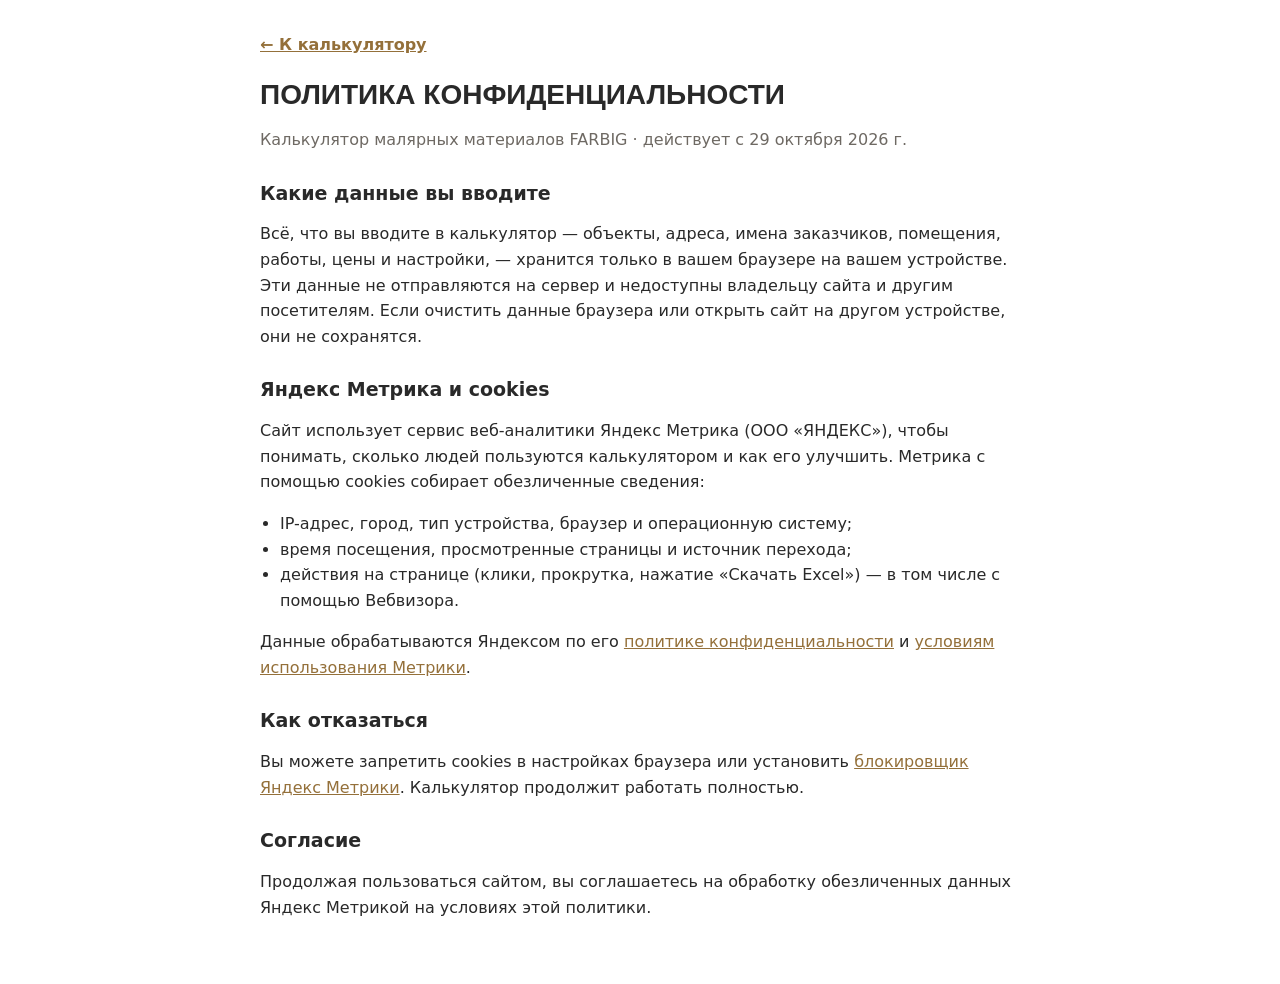
<file: privacy.html>
<!doctype html>
<html lang="ru">
<head>
<meta charset="utf-8">
<meta name="viewport" content="width=device-width,initial-scale=1">
<title>Политика конфиденциальности — калькулятор FARBIG</title>
<style>
:root{--bg:#FFFFFF;--ink:#292929;--muted:#6E6963;--gold:#94703A;--line:#E4E0DA}
@media (prefers-color-scheme: dark){:root{--bg:#1C1C1C;--ink:#F1EEE9;--muted:#A8A299;--gold:#D8B57B;--line:#383633}}
body{margin:0;background:var(--bg);color:var(--ink);font:16px/1.6 "Open Sans",system-ui,-apple-system,"Segoe UI",Roboto,sans-serif}
main{max-width:760px;margin:0 auto;padding:32px 16px 48px}
h1{font:700 28px/1.2 "Oswald","Arial Narrow",sans-serif;text-transform:uppercase;margin:0 0 8px}
h2{font:600 19px/1.3 system-ui,sans-serif;margin:28px 0 8px}
p,li{color:var(--ink)}
small,.muted{color:var(--muted)}
a{color:var(--gold)}
ul{padding-left:20px}
.back{display:inline-block;margin-bottom:20px;font-weight:600}
</style>
</head>
<body>
<main>
  <a class="back" href="./">← К калькулятору</a>
  <h1>Политика конфиденциальности</h1>
  <p class="muted">Калькулятор малярных материалов FARBIG · действует с 29 октября 2026 г.</p>

  <h2>Какие данные вы вводите</h2>
  <p>Всё, что вы вводите в калькулятор — объекты, адреса, имена заказчиков, помещения, работы, цены и настройки, — хранится только в вашем браузере на вашем устройстве. Эти данные не отправляются на сервер и недоступны владельцу сайта и другим посетителям. Если очистить данные браузера или открыть сайт на другом устройстве, они не сохранятся.</p>

  <h2>Яндекс Метрика и cookies</h2>
  <p>Сайт использует сервис веб-аналитики Яндекс Метрика (ООО «ЯНДЕКС»), чтобы понимать, сколько людей пользуются калькулятором и как его улучшить. Метрика с помощью cookies собирает обезличенные сведения:</p>
  <ul>
    <li>IP-адрес, город, тип устройства, браузер и операционную систему;</li>
    <li>время посещения, просмотренные страницы и источник перехода;</li>
    <li>действия на странице (клики, прокрутка, нажатие «Скачать Excel») — в том числе с помощью Вебвизора.</li>
  </ul>
  <p>Данные обрабатываются Яндексом по его <a href="https://yandex.ru/legal/confidential/" rel="noopener">политике конфиденциальности</a> и <a href="https://yandex.ru/legal/metrica_termsofuse/" rel="noopener">условиям использования Метрики</a>.</p>

  <h2>Как отказаться</h2>
  <p>Вы можете запретить cookies в настройках браузера или установить <a href="https://yandex.ru/support/metrica/general/opt-out.html" rel="noopener">блокировщик Яндекс Метрики</a>. Калькулятор продолжит работать полностью.</p>

  <h2>Согласие</h2>
  <p>Продолжая пользоваться сайтом, вы соглашаетесь на обработку обезличенных данных Яндекс Метрикой на условиях этой политики.</p>
</main>
</body>
</html>
</file>
<file: help/fonts/fonts.css>
﻿/* cyrillic */
@font-face {
  font-family: 'Open Sans';
  font-style: normal;
  font-weight: 400;
  font-stretch: 100%;
  font-display: swap;
  src: url(OpenSans-400-cyrillic.woff2) format('woff2');
  unicode-range: U+0301, U+0400-045F, U+0490-0491, U+04B0-04B1, U+2116;
}
/* latin */
@font-face {
  font-family: 'Open Sans';
  font-style: normal;
  font-weight: 400;
  font-stretch: 100%;
  font-display: swap;
  src: url(OpenSans-400-latin.woff2) format('woff2');
  unicode-range: U+0000-00FF, U+0131, U+0152-0153, U+02BB-02BC, U+02C6, U+02DA, U+02DC, U+0304, U+0308, U+0329, U+2000-206F, U+20AC, U+2122, U+2191, U+2193, U+2212, U+2215, U+FEFF, U+FFFD;
}
/* cyrillic */
@font-face {
  font-family: 'Open Sans';
  font-style: normal;
  font-weight: 600;
  font-stretch: 100%;
  font-display: swap;
  src: url(OpenSans-600-cyrillic.woff2) format('woff2');
  unicode-range: U+0301, U+0400-045F, U+0490-0491, U+04B0-04B1, U+2116;
}
/* latin */
@font-face {
  font-family: 'Open Sans';
  font-style: normal;
  font-weight: 600;
  font-stretch: 100%;
  font-display: swap;
  src: url(OpenSans-600-latin.woff2) format('woff2');
  unicode-range: U+0000-00FF, U+0131, U+0152-0153, U+02BB-02BC, U+02C6, U+02DA, U+02DC, U+0304, U+0308, U+0329, U+2000-206F, U+20AC, U+2122, U+2191, U+2193, U+2212, U+2215, U+FEFF, U+FFFD;
}
/* cyrillic */
@font-face {
  font-family: 'Open Sans';
  font-style: normal;
  font-weight: 700;
  font-stretch: 100%;
  font-display: swap;
  src: url(OpenSans-700-cyrillic.woff2) format('woff2');
  unicode-range: U+0301, U+0400-045F, U+0490-0491, U+04B0-04B1, U+2116;
}
/* latin */
@font-face {
  font-family: 'Open Sans';
  font-style: normal;
  font-weight: 700;
  font-stretch: 100%;
  font-display: swap;
  src: url(OpenSans-700-latin.woff2) format('woff2');
  unicode-range: U+0000-00FF, U+0131, U+0152-0153, U+02BB-02BC, U+02C6, U+02DA, U+02DC, U+0304, U+0308, U+0329, U+2000-206F, U+20AC, U+2122, U+2191, U+2193, U+2212, U+2215, U+FEFF, U+FFFD;
}
/* cyrillic */
@font-face {
  font-family: 'Oswald';
  font-style: normal;
  font-weight: 500;
  font-display: swap;
  src: url(Oswald-500-cyrillic.woff2) format('woff2');
  unicode-range: U+0301, U+0400-045F, U+0490-0491, U+04B0-04B1, U+2116;
}
/* latin */
@font-face {
  font-family: 'Oswald';
  font-style: normal;
  font-weight: 500;
  font-display: swap;
  src: url(Oswald-500-latin.woff2) format('woff2');
  unicode-range: U+0000-00FF, U+0131, U+0152-0153, U+02BB-02BC, U+02C6, U+02DA, U+02DC, U+0304, U+0308, U+0329, U+2000-206F, U+20AC, U+2122, U+2191, U+2193, U+2212, U+2215, U+FEFF, U+FFFD;
}
/* cyrillic */
@font-face {
  font-family: 'Oswald';
  font-style: normal;
  font-weight: 700;
  font-display: swap;
  src: url(Oswald-700-cyrillic.woff2) format('woff2');
  unicode-range: U+0301, U+0400-045F, U+0490-0491, U+04B0-04B1, U+2116;
}
/* latin */
@font-face {
  font-family: 'Oswald';
  font-style: normal;
  font-weight: 700;
  font-display: swap;
  src: url(Oswald-700-latin.woff2) format('woff2');
  unicode-range: U+0000-00FF, U+0131, U+0152-0153, U+02BB-02BC, U+02C6, U+02DA, U+02DC, U+0304, U+0308, U+0329, U+2000-206F, U+20AC, U+2122, U+2191, U+2193, U+2212, U+2215, U+FEFF, U+FFFD;
}
</file>
